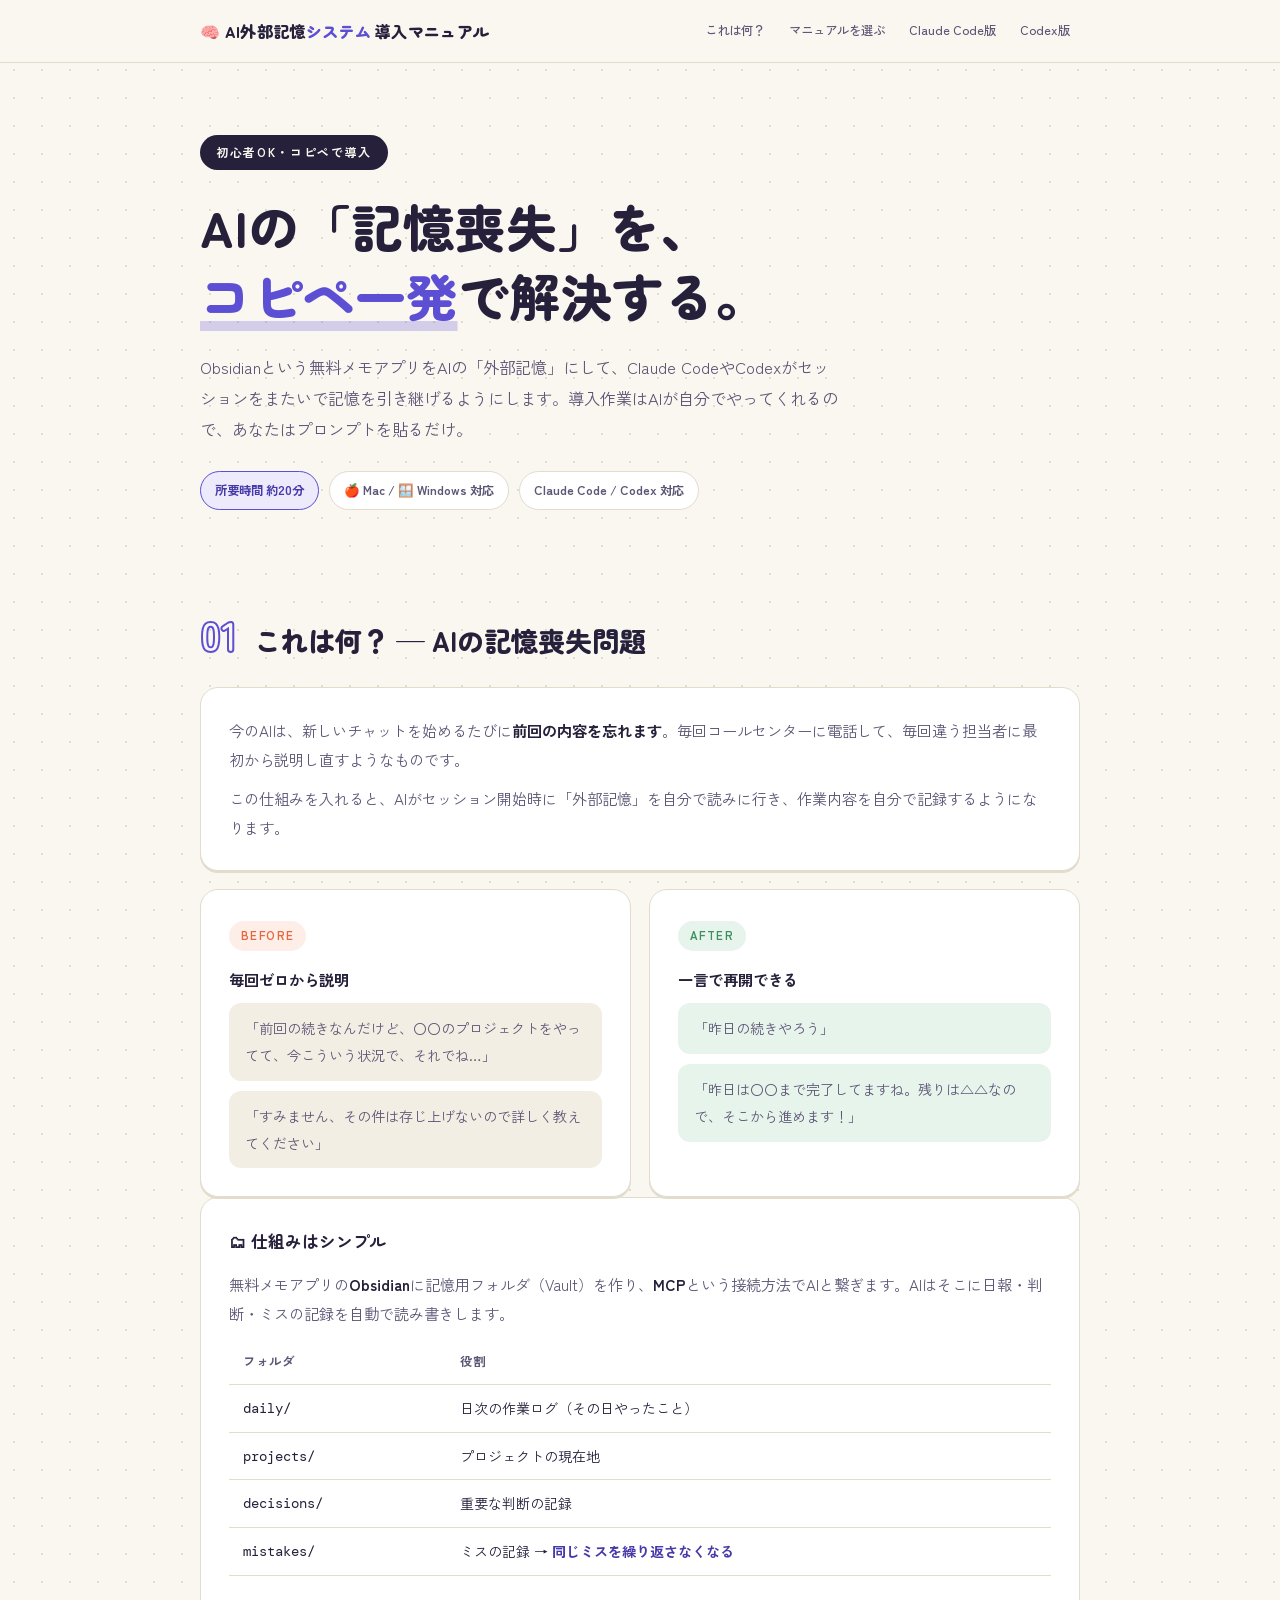
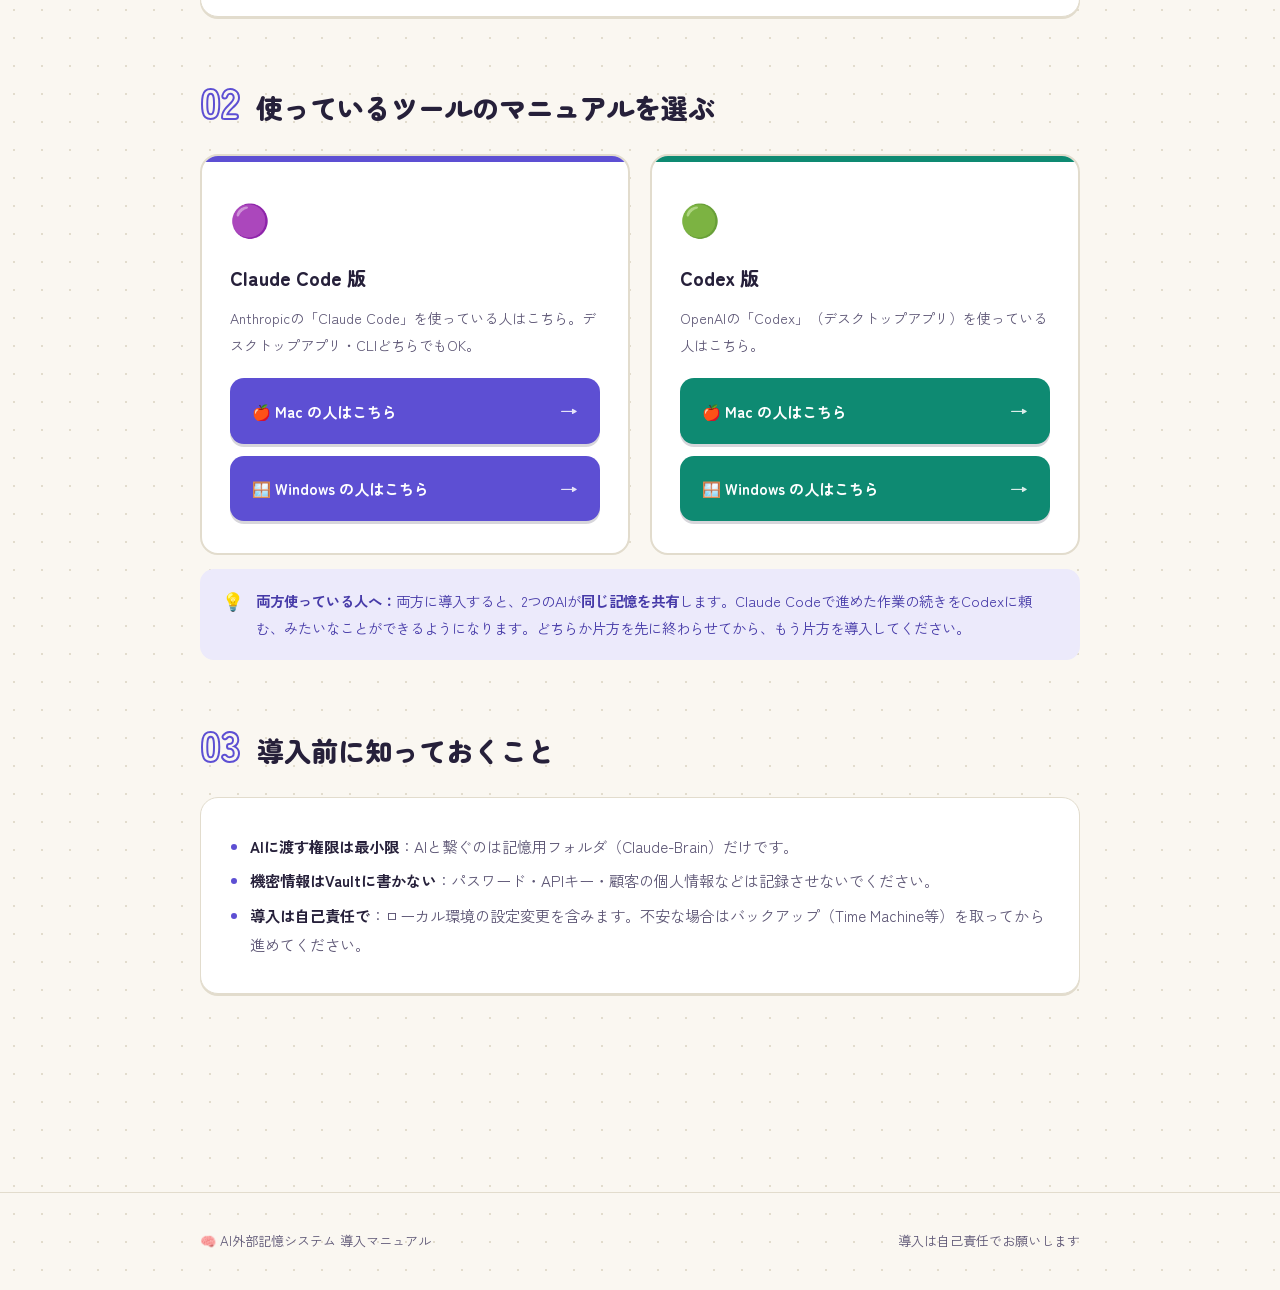
<file: index.html>
<!DOCTYPE html>
<html lang="ja">
<head>
<meta charset="UTF-8">
<meta name="viewport" content="width=device-width, initial-scale=1.0">
<title>AI外部記憶システム 導入マニュアル｜Obsidian × Claude Code / Codex</title>
<meta name="description" content="AIの記憶喪失問題を解決する外部記憶システムを、コピペ一発で導入するマニュアル。Obsidian × Claude Code / Codex対応。">
<link rel="preconnect" href="https://fonts.googleapis.com">
<link rel="preconnect" href="https://fonts.gstatic.com" crossorigin>
<link href="https://fonts.googleapis.com/css2?family=Zen+Maru+Gothic:wght@500;700;900&family=Zen+Kaku+Gothic+New:wght@400;500;700&family=DM+Mono:wght@400;500&display=swap" rel="stylesheet">
<link rel="stylesheet" href="style.css">
</head>
<body>

<div class="topbar">
  <div class="topbar-in">
    <a class="logo" href="./">🧠 AI外部記憶<span class="brain">システム</span> 導入マニュアル</a>
    <nav class="topnav">
      <a href="#what">これは何？</a>
      <a href="#choose">マニュアルを選ぶ</a>
      <a href="claude-code.html">Claude Code版</a>
      <a href="codex.html">Codex版</a>
    </nav>
  </div>
</div>

<header class="hero">
  <div class="hero-badge">初心者OK・コピペで導入</div>
  <h1>AIの「記憶喪失」を、<br><span class="hl">コピペ一発</span>で解決する。</h1>
  <p class="lead">Obsidianという無料メモアプリをAIの「外部記憶」にして、Claude CodeやCodexがセッションをまたいで記憶を引き継げるようにします。導入作業はAIが自分でやってくれるので、あなたはプロンプトを貼るだけ。</p>
  <div class="meta">
    <span class="chip accent">所要時間 約20分</span>
    <span class="chip">🍎 Mac / 🪟 Windows 対応</span>
    <span class="chip">Claude Code / Codex 対応</span>
  </div>
</header>

<main>

<!-- what -->
<section id="what">
  <div class="sec-head"><div class="step-num">01</div><h2>これは何？ — AIの記憶喪失問題</h2></div>
  <div class="card">
    <p>今のAIは、新しいチャットを始めるたびに<strong>前回の内容を忘れます</strong>。毎回コールセンターに電話して、毎回違う担当者に最初から説明し直すようなものです。</p>
    <p>この仕組みを入れると、AIがセッション開始時に「外部記憶」を自分で読みに行き、作業内容を自分で記録するようになります。</p>
  </div>
  <div class="ba">
    <div class="card before">
      <span class="tag">BEFORE</span>
      <p><strong>毎回ゼロから説明</strong></p>
      <div class="bubble">「前回の続きなんだけど、〇〇のプロジェクトをやってて、今こういう状況で、それでね…」</div>
      <div class="bubble">「すみません、その件は存じ上げないので詳しく教えてください」</div>
    </div>
    <div class="card after">
      <span class="tag">AFTER</span>
      <p><strong>一言で再開できる</strong></p>
      <div class="bubble">「昨日の続きやろう」</div>
      <div class="bubble">「昨日は〇〇まで完了してますね。残りは△△なので、そこから進めます！」</div>
    </div>
  </div>
  <div class="card">
    <h3>🗂 仕組みはシンプル</h3>
    <p>無料メモアプリの<strong>Obsidian</strong>に記憶用フォルダ（Vault）を作り、<strong>MCP</strong>という接続方法でAIと繋ぎます。AIはそこに日報・判断・ミスの記録を自動で読み書きします。</p>
    <table>
      <tr><th>フォルダ</th><th>役割</th></tr>
      <tr><td class="mono">daily/</td><td>日次の作業ログ（その日やったこと）</td></tr>
      <tr><td class="mono">projects/</td><td>プロジェクトの現在地</td></tr>
      <tr><td class="mono">decisions/</td><td>重要な判断の記録</td></tr>
      <tr><td class="mono">mistakes/</td><td>ミスの記録 → <b>同じミスを繰り返さなくなる</b></td></tr>
    </table>
  </div>
</section>

<!-- choose -->
<section id="choose">
  <div class="sec-head"><div class="step-num">02</div><h2>使っているツールのマニュアルを選ぶ</h2></div>
  <div class="tool-grid">
    <div class="tool-card cc">
      <div class="t-stripe"></div>
      <div class="t-ico">🟣</div>
      <h3>Claude Code 版</h3>
      <p>Anthropicの「Claude Code」を使っている人はこちら。デスクトップアプリ・CLIどちらでもOK。</p>
      <div class="t-os">
        <a href="claude-code.html">🍎 Mac の人はこちら</a>
        <a href="claude-code-windows.html">🪟 Windows の人はこちら</a>
      </div>
    </div>
    <div class="tool-card cx">
      <div class="t-stripe"></div>
      <div class="t-ico">🟢</div>
      <h3>Codex 版</h3>
      <p>OpenAIの「Codex」（デスクトップアプリ）を使っている人はこちら。</p>
      <div class="t-os">
        <a href="codex.html">🍎 Mac の人はこちら</a>
        <a href="codex-windows.html">🪟 Windows の人はこちら</a>
      </div>
    </div>
  </div>
  <div class="note tip"><span class="ico">💡</span><span><strong>両方使っている人へ：</strong>両方に導入すると、2つのAIが<strong>同じ記憶を共有</strong>します。Claude Codeで進めた作業の続きをCodexに頼む、みたいなことができるようになります。どちらか片方を先に終わらせてから、もう片方を導入してください。</span></div>
</section>

<!-- security (shared, brief) -->
<section id="security">
  <div class="sec-head"><div class="step-num">03</div><h2>導入前に知っておくこと</h2></div>
  <div class="card">
    <ul>
      <li><strong>AIに渡す権限は最小限</strong>：AIと繋ぐのは記憶用フォルダ（Claude-Brain）だけです。</li>
      <li><strong>機密情報はVaultに書かない</strong>：パスワード・APIキー・顧客の個人情報などは記録させないでください。</li>
      <li><strong>導入は自己責任で</strong>：ローカル環境の設定変更を含みます。不安な場合はバックアップ（Time Machine等）を取ってから進めてください。</li>
    </ul>
  </div>
</section>

</main>

<footer>
  <div class="footer-in">
    <span>🧠 AI外部記憶システム 導入マニュアル</span>
    <span>導入は自己責任でお願いします</span>
  </div>
</footer>

</body>
</html>
</file>
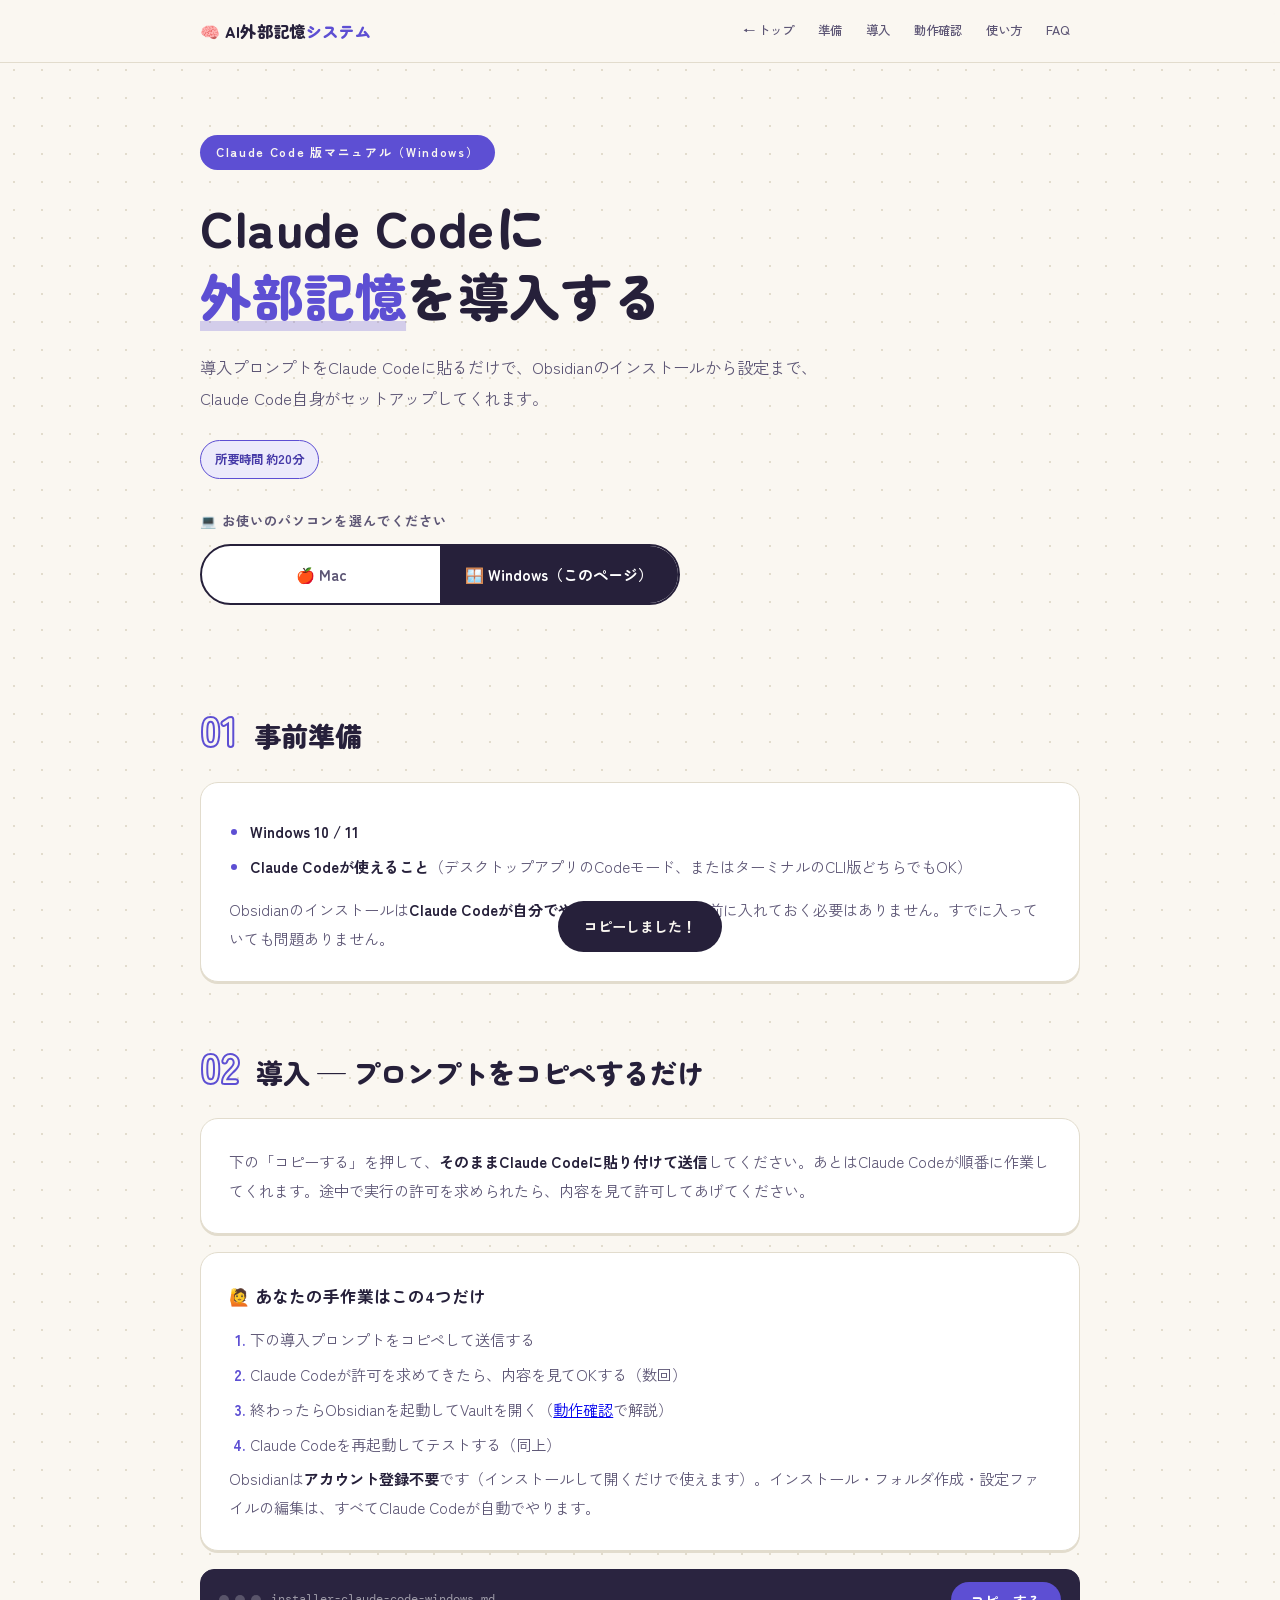
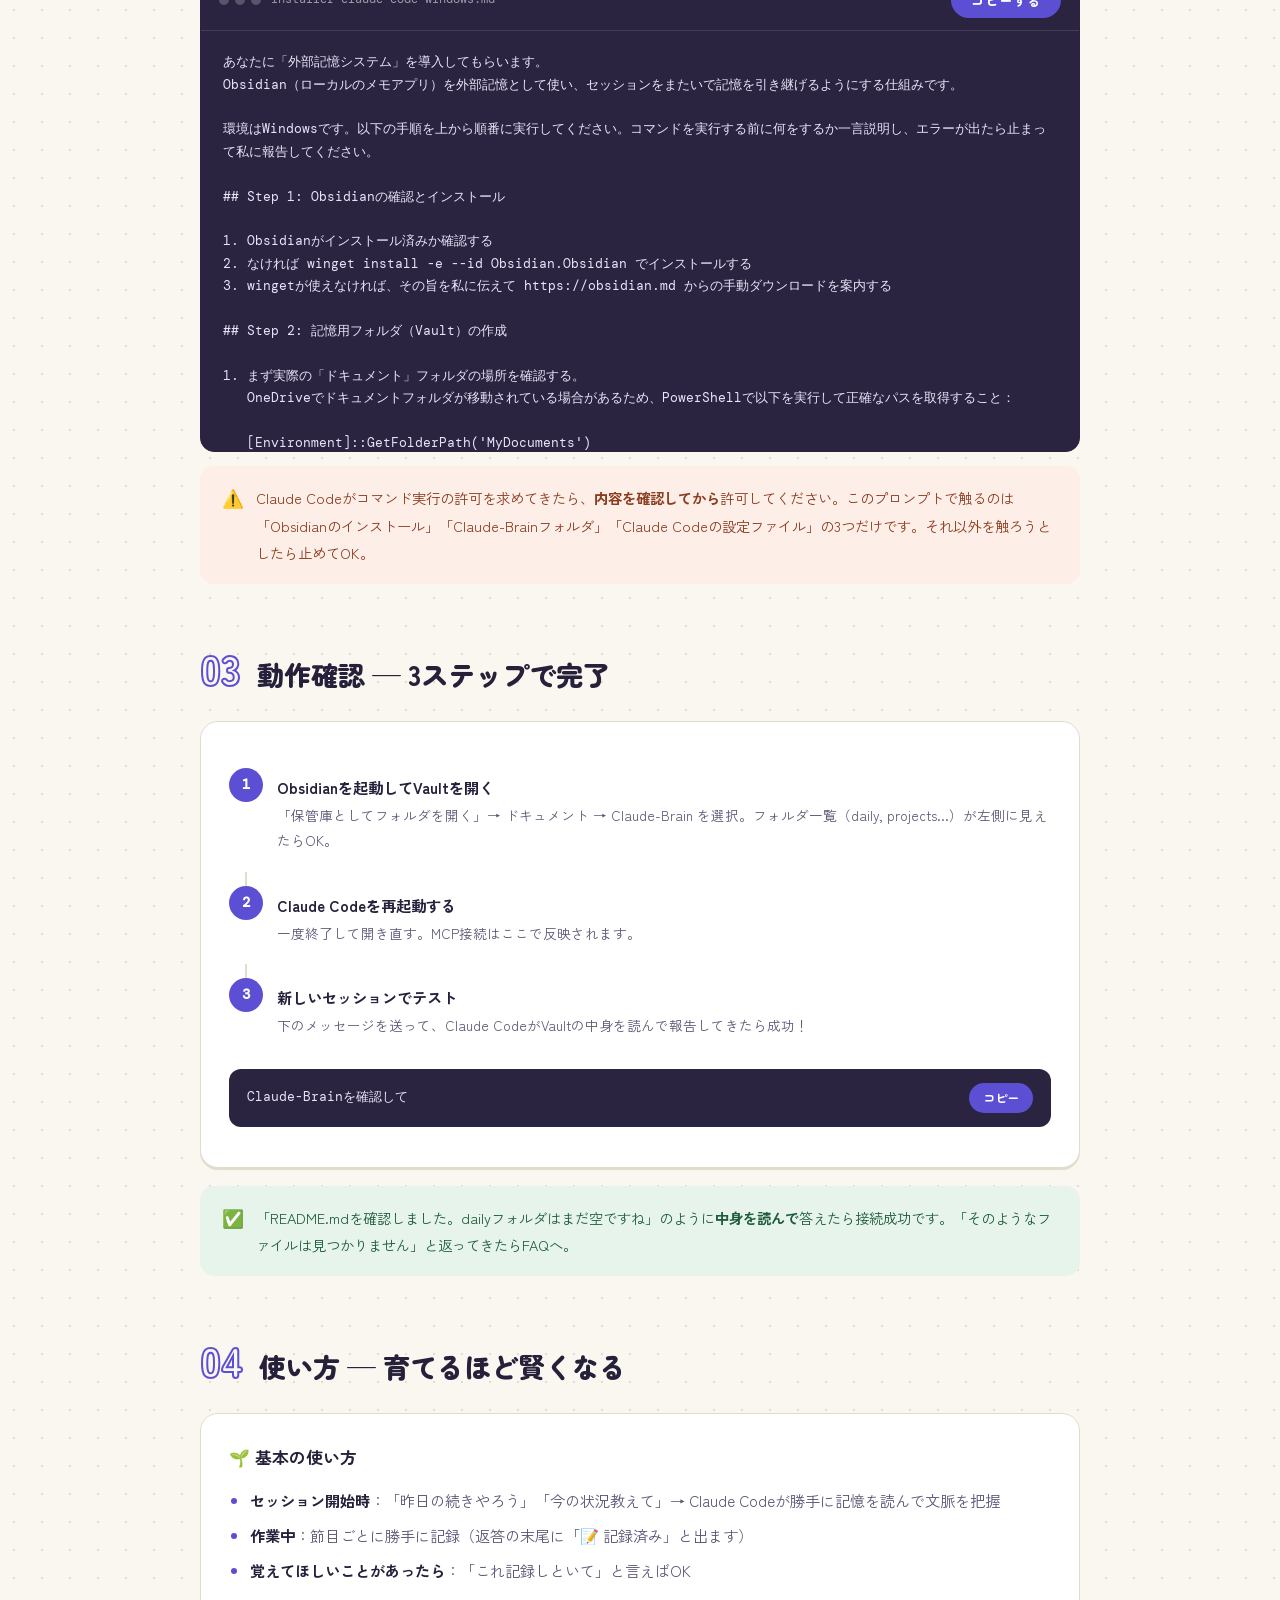
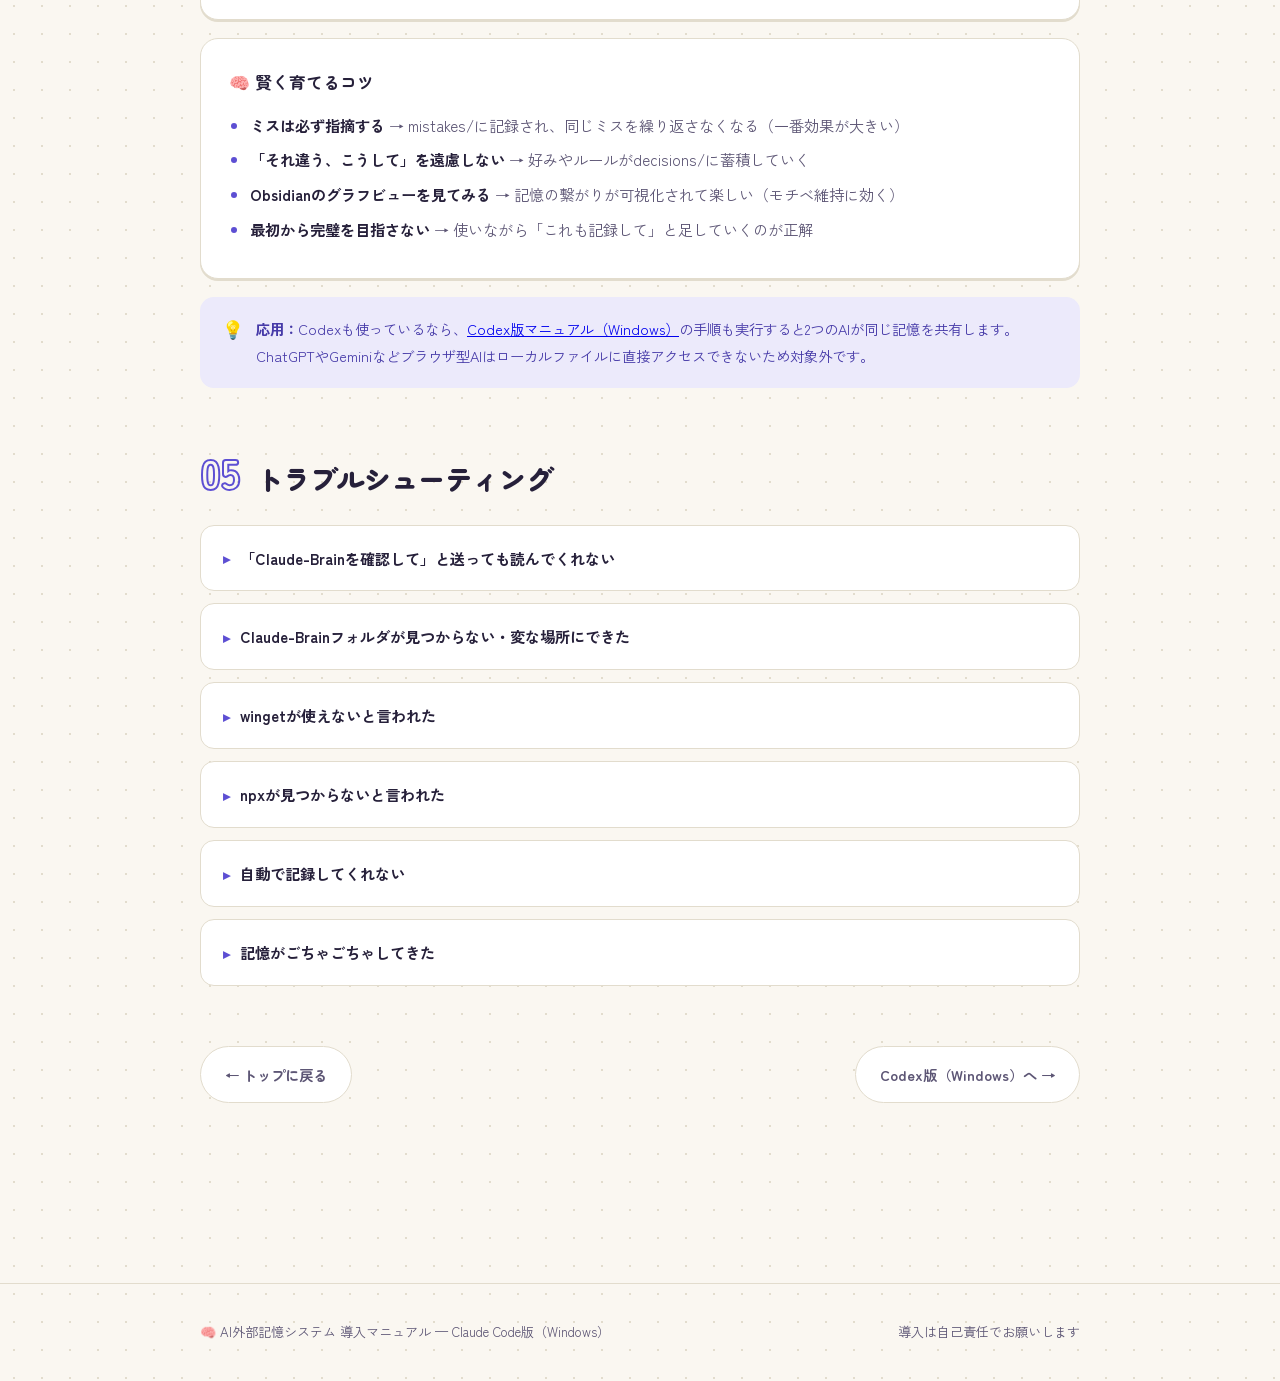
<file: claude-code-windows.html>
<!DOCTYPE html>
<html lang="ja">
<head>
<meta charset="UTF-8">
<meta name="viewport" content="width=device-width, initial-scale=1.0">
<title>Claude Code版（Windows）｜AI外部記憶システム 導入マニュアル</title>
<meta name="description" content="WindowsのClaude CodeにObsidian外部記憶システムを導入する手順。コピペ一発、AIが自分でセットアップします。">
<link rel="preconnect" href="https://fonts.googleapis.com">
<link rel="preconnect" href="https://fonts.gstatic.com" crossorigin>
<link href="https://fonts.googleapis.com/css2?family=Zen+Maru+Gothic:wght@500;700;900&family=Zen+Kaku+Gothic+New:wght@400;500;700&family=DM+Mono:wght@400;500&display=swap" rel="stylesheet">
<link rel="stylesheet" href="style.css">
</head>
<body>

<div class="topbar">
  <div class="topbar-in">
    <a class="logo" href="./">🧠 AI外部記憶<span class="brain">システム</span></a>
    <nav class="topnav">
      <a href="./">← トップ</a>
      <a href="#prep">準備</a>
      <a href="#install">導入</a>
      <a href="#check">動作確認</a>
      <a href="#usage">使い方</a>
      <a href="#faq">FAQ</a>
    </nav>
  </div>
</div>

<header class="hero">
  <div class="hero-badge accent">Claude Code 版マニュアル（Windows）</div>
  <h1>Claude Codeに<br><span class="hl">外部記憶</span>を導入する</h1>
  <p class="lead">導入プロンプトをClaude Codeに貼るだけで、Obsidianのインストールから設定まで、Claude Code自身がセットアップしてくれます。</p>
  <div class="meta">
    <span class="chip accent">所要時間 約20分</span>
  </div>
  <div class="os-toggle-label">💻 お使いのパソコンを選んでください</div>
  <div class="os-toggle">
    <a href="claude-code.html">🍎 Mac</a>
    <a class="active" href="claude-code-windows.html">🪟 Windows（このページ）</a>
  </div>
</header>

<main>

<!-- 1 -->
<section id="prep">
  <div class="sec-head"><div class="step-num">01</div><h2>事前準備</h2></div>
  <div class="card">
    <ul>
      <li><strong>Windows 10 / 11</strong></li>
      <li><strong>Claude Codeが使えること</strong>（デスクトップアプリのCodeモード、またはターミナルのCLI版どちらでもOK）</li>
    </ul>
    <p style="margin-top:14px">Obsidianのインストールは<strong>Claude Codeが自分でやってくれる</strong>ので、事前に入れておく必要はありません。すでに入っていても問題ありません。</p>
  </div>
</section>

<!-- 2 -->
<section id="install">
  <div class="sec-head"><div class="step-num">02</div><h2>導入 — プロンプトをコピペするだけ</h2></div>
  <div class="card">
    <p>下の「コピーする」を押して、<strong>そのままClaude Codeに貼り付けて送信</strong>してください。あとはClaude Codeが順番に作業してくれます。途中で実行の許可を求められたら、内容を見て許可してあげてください。</p>
  </div>
  <div class="card">
    <h3>🙋 あなたの手作業はこの4つだけ</h3>
    <ol>
      <li>下の導入プロンプトをコピペして送信する</li>
      <li>Claude Codeが許可を求めてきたら、内容を見てOKする（数回）</li>
      <li>終わったらObsidianを起動してVaultを開く（<a href="#check">動作確認</a>で解説）</li>
      <li>Claude Codeを再起動してテストする（同上）</li>
    </ol>
    <p>Obsidianは<strong>アカウント登録不要</strong>です（インストールして開くだけで使えます）。インストール・フォルダ作成・設定ファイルの編集は、すべてClaude Codeが自動でやります。</p>
  </div>

  <div class="prompt-box">
    <div class="prompt-head">
      <div class="dots"><i></i><i></i><i></i></div>
      <span class="fname">installer-claude-code-windows.md</span>
      <button class="copy-btn" data-copy="prompt-claude-win">コピーする</button>
    </div>
    <div class="prompt-scroll"><pre id="prompt-claude-win">あなたに「外部記憶システム」を導入してもらいます。
Obsidian（ローカルのメモアプリ）を外部記憶として使い、セッションをまたいで記憶を引き継げるようにする仕組みです。

環境はWindowsです。以下の手順を上から順番に実行してください。コマンドを実行する前に何をするか一言説明し、エラーが出たら止まって私に報告してください。

## Step 1: Obsidianの確認とインストール

1. Obsidianがインストール済みか確認する
2. なければ winget install -e --id Obsidian.Obsidian でインストールする
3. wingetが使えなければ、その旨を私に伝えて https://obsidian.md からの手動ダウンロードを案内する

## Step 2: 記憶用フォルダ（Vault）の作成

1. まず実際の「ドキュメント」フォルダの場所を確認する。
   OneDriveでドキュメントフォルダが移動されている場合があるため、PowerShellで以下を実行して正確なパスを取得すること：

   [Environment]::GetFolderPath('MyDocuments')

2. 取得したドキュメントフォルダの直下に、以下のフォルダを作成する：

Claude-Brain/
├── daily/      （日次の作業ログ）
├── todos/      （todoリスト）
├── ideas/      （アイデア・構想）
├── projects/   （プロジェクトの現在地）
├── decisions/  （判断・ルールの記録）
├── mistakes/   （ミス記録）
└── sessions/   （セッション記録）

3. Claude-Brain/README.md を作成し、以下の内容を書き込む：

- このVaultはAIの外部記憶として機能すること
- 各フォルダの役割（上記の通り）
- 更新ルール：
  - セッション開始時：README + daily最新3件 + projectsを読む
  - 記録タイミング：タスク完了・情報更新・テーマ切替・節目ごとに許可不要で即記録
  - daily/への書き込みは追記（上書きしない）
  - ミスが発生したらmistakes/に即座に記録
  - 重要な判断をしたらdecisions/に記録

## Step 3: MCPサーバーの接続

1. 以下のコマンドを実行する。「ドキュメントパス」はStep 2で取得した実際のパスに置き換えること：

claude mcp add --scope user obsidian-brain -- cmd /c npx -y @modelcontextprotocol/server-filesystem "ドキュメントパス\Claude-Brain"

※ Windowsではnpxを直接指定するとMCPサーバーの起動に失敗することがあるため、必ず cmd /c を挟むこと。

2. claude mcp list を実行して obsidian-brain: ✓ Connected が出ることを確認する

## Step 4: CLAUDE.mdにルールを追記

%USERPROFILE%\.claude\CLAUDE.md （なければ作成）に、以下のセクションを追記する。「ドキュメントパス」は実際のパスに置き換えること：

## 外部記憶（Obsidian）ルール ⭐ 最重要

### Vault場所
ドキュメントパス\Claude-Brain\

### セッション開始時（必須）
新しいセッションが始まったら、必ず最初に以下を読む：
1. Claude-Brain\README.md
2. Claude-Brain\daily\ の最新3件
3. Claude-Brain\projects\ の関連ファイル

### 自動記録ルール（許可不要・常時）
以下のタイミングで、ユーザーに確認せず即座にClaude-Brainに書き込む：

| タイミング | 書き込み先 |
|---|---|
| 新しい情報・決定・方針が出た | daily/YYYY-MM-DD.md に追記 |
| タスクが完了した | daily/YYYY-MM-DD.md に追記 |
| 会話の節目（テーマが変わる時） | daily/YYYY-MM-DD.md に追記 |
| ミスを指摘された | mistakes/YYYY-MM-DD-[内容].md |
| 重要な判断をした | decisions/YYYY-MM-DD-[内容].md |
| セッション終了時 | daily/YYYY-MM-DD.md に総まとめ |

- 許可を取らない。書いたら返答の末尾に（📝 記録済み）と添えるだけでOK
- daily/への書き込みは上書きでなく追記
- 書きすぎを恐れない。抜け漏れより過剰記録の方がよい

## Step 5: 完了報告

すべて終わったら、以下を私に報告してください：

1. 実行した内容のまとめ（Claude-Brainの実際のパスも明記）
2. 私が手動でやること：
   - Obsidianを起動 →「保管庫としてフォルダを開く」→ ドキュメント内の Claude-Brain を選択
   - Claude Codeを再起動（MCP反映のため）
3. 再起動後のテスト方法：新しいセッションで「Claude-Brainを確認して」と送る</pre></div>
  </div>

  <div class="note warn"><span class="ico">⚠️</span><span>Claude Codeがコマンド実行の許可を求めてきたら、<strong>内容を確認してから</strong>許可してください。このプロンプトで触るのは「Obsidianのインストール」「Claude-Brainフォルダ」「Claude Codeの設定ファイル」の3つだけです。それ以外を触ろうとしたら止めてOK。</span></div>
</section>

<!-- 3 -->
<section id="check">
  <div class="sec-head"><div class="step-num">03</div><h2>動作確認 — 3ステップで完了</h2></div>
  <div class="card">
    <div class="flow">
      <div class="flow-item">
        <div class="flow-dot">1</div>
        <div class="flow-body"><b>Obsidianを起動してVaultを開く</b><span>「保管庫としてフォルダを開く」→ ドキュメント → Claude-Brain を選択。フォルダ一覧（daily, projects…）が左側に見えたらOK。</span></div>
      </div>
      <div class="flow-line"></div>
      <div class="flow-item">
        <div class="flow-dot">2</div>
        <div class="flow-body"><b>Claude Codeを再起動する</b><span>一度終了して開き直す。MCP接続はここで反映されます。</span></div>
      </div>
      <div class="flow-line"></div>
      <div class="flow-item">
        <div class="flow-dot">3</div>
        <div class="flow-body"><b>新しいセッションでテスト</b><span>下のメッセージを送って、Claude CodeがVaultの中身を読んで報告してきたら成功！</span></div>
      </div>
    </div>
    <div class="inline-cmd">
      <code>Claude-Brainを確認して</code>
      <button class="copy-btn" data-copy-text="Claude-Brainを確認して">コピー</button>
    </div>
  </div>
  <div class="note ok"><span class="ico">✅</span><span>「README.mdを確認しました。dailyフォルダはまだ空ですね」のように<strong>中身を読んで</strong>答えたら接続成功です。「そのようなファイルは見つかりません」と返ってきたらFAQへ。</span></div>
</section>

<!-- 4 -->
<section id="usage">
  <div class="sec-head"><div class="step-num">04</div><h2>使い方 — 育てるほど賢くなる</h2></div>
  <div class="card">
    <h3>🌱 基本の使い方</h3>
    <ul>
      <li><strong>セッション開始時</strong>：「昨日の続きやろう」「今の状況教えて」→ Claude Codeが勝手に記憶を読んで文脈を把握</li>
      <li><strong>作業中</strong>：節目ごとに勝手に記録（返答の末尾に「📝 記録済み」と出ます）</li>
      <li><strong>覚えてほしいことがあったら</strong>：「これ記録しといて」と言えばOK</li>
    </ul>
  </div>
  <div class="card">
    <h3>🧠 賢く育てるコツ</h3>
    <ul>
      <li><strong>ミスは必ず指摘する</strong> → mistakes/に記録され、同じミスを繰り返さなくなる（一番効果が大きい）</li>
      <li><strong>「それ違う、こうして」を遠慮しない</strong> → 好みやルールがdecisions/に蓄積していく</li>
      <li><strong>Obsidianのグラフビューを見てみる</strong> → 記憶の繋がりが可視化されて楽しい（モチベ維持に効く）</li>
      <li><strong>最初から完璧を目指さない</strong> → 使いながら「これも記録して」と足していくのが正解</li>
    </ul>
  </div>
  <div class="note tip"><span class="ico">💡</span><span><strong>応用：</strong>Codexも使っているなら、<a href="codex-windows.html">Codex版マニュアル（Windows）</a>の手順も実行すると2つのAIが同じ記憶を共有します。ChatGPTやGeminiなどブラウザ型AIはローカルファイルに直接アクセスできないため対象外です。</span></div>
</section>

<!-- 5 -->
<section id="faq">
  <div class="sec-head"><div class="step-num">05</div><h2>トラブルシューティング</h2></div>

  <details>
    <summary>「Claude-Brainを確認して」と送っても読んでくれない</summary>
    <div class="d-body">
      <p>① Claude Codeを再起動したか確認（MCPは再起動後に反映されます）。<br>
      ② ターミナルで <code>claude mcp list</code> を実行して <code>obsidian-brain: ✓ Connected</code> が出るか確認。出ない場合は導入プロンプトのStep 3をもう一度実行してもらってください。<br>
      ③ Windowsでは <code>cmd /c</code> を挟まないとMCPサーバーが起動しないことがあります。「claude mcp listの結果を確認して、obsidian-brainの設定にcmd /cが入っているか調べて」とClaude Codeに聞いてみてください。</p>
    </div>
  </details>

  <details>
    <summary>Claude-Brainフォルダが見つからない・変な場所にできた</summary>
    <div class="d-body">
      <p>OneDriveを使っていると「ドキュメント」フォルダが <code>C:\Users\名前\OneDrive\ドキュメント</code> に移動されていることがあります。「PowerShellで [Environment]::GetFolderPath('MyDocuments') を実行して、Claude-Brainがそこにあるか確認して」とClaude Codeに頼んでください。MCPの設定パスと実際の場所がズレていると接続できません。</p>
    </div>
  </details>

  <details>
    <summary>wingetが使えないと言われた</summary>
    <div class="d-body">
      <p><a href="https://obsidian.md" target="_blank" rel="noopener">obsidian.md</a> から手動でダウンロードしてインストールすればOKです。それ以外の手順は変わりません。「Obsidianは手動で入れたから、Step 2から続けて」と伝えてください。</p>
    </div>
  </details>

  <details>
    <summary>npxが見つからないと言われた</summary>
    <div class="d-body">
      <p>Node.jsが入っていない可能性があります。<a href="https://nodejs.org/ja" target="_blank" rel="noopener">nodejs.org</a> からLTS版をインストールしてから、Step 3をやり直してください。「Node.jsを入れたから、Step 3からやり直して」と伝えればOKです。</p>
    </div>
  </details>

  <details>
    <summary>自動で記録してくれない</summary>
    <div class="d-body">
      <p>ルールを読み込めていない可能性があります。「CLAUDE.mdの外部記憶ルールを確認して」と送ってみてください。それでも記録しない場合は「今の内容をClaude-Brainのdailyに記録して」と都度言えば確実に記録されます。使ううちに自動化の精度は上がっていきます。</p>
    </div>
  </details>

  <details>
    <summary>記憶がごちゃごちゃしてきた</summary>
    <div class="d-body">
      <p>順調に育っている証拠です。「Claude-Brainの中身を整理して。古いdailyの要点をprojectsにまとめて」と頼めば、AI自身に大掃除させることができます。月1回くらいがおすすめ。</p>
    </div>
  </details>

  <div class="pager">
    <a href="./">← トップに戻る</a>
    <a href="codex-windows.html">Codex版（Windows）へ →</a>
  </div>
</section>

</main>

<footer>
  <div class="footer-in">
    <span>🧠 AI外部記憶システム 導入マニュアル — Claude Code版（Windows）</span>
    <span>導入は自己責任でお願いします</span>
  </div>
</footer>

<div id="toast">コピーしました！</div>

<script>
function showToast(){
  const t=document.getElementById('toast');
  t.classList.add('show');
  setTimeout(()=>t.classList.remove('show'),1800);
}
document.querySelectorAll('.copy-btn').forEach(btn=>{
  btn.addEventListener('click',async()=>{
    const text = btn.dataset.copyText || document.getElementById(btn.dataset.copy).textContent;
    try{
      await navigator.clipboard.writeText(text);
      const orig=btn.textContent;
      btn.textContent='✓ コピー済み';btn.classList.add('done');
      showToast();
      setTimeout(()=>{btn.textContent=orig;btn.classList.remove('done')},2000);
    }catch(e){
      const ta=document.createElement('textarea');
      ta.value=text;document.body.appendChild(ta);ta.select();
      document.execCommand('copy');document.body.removeChild(ta);
      showToast();
    }
  });
});
</script>
</body>
</html>
</file>
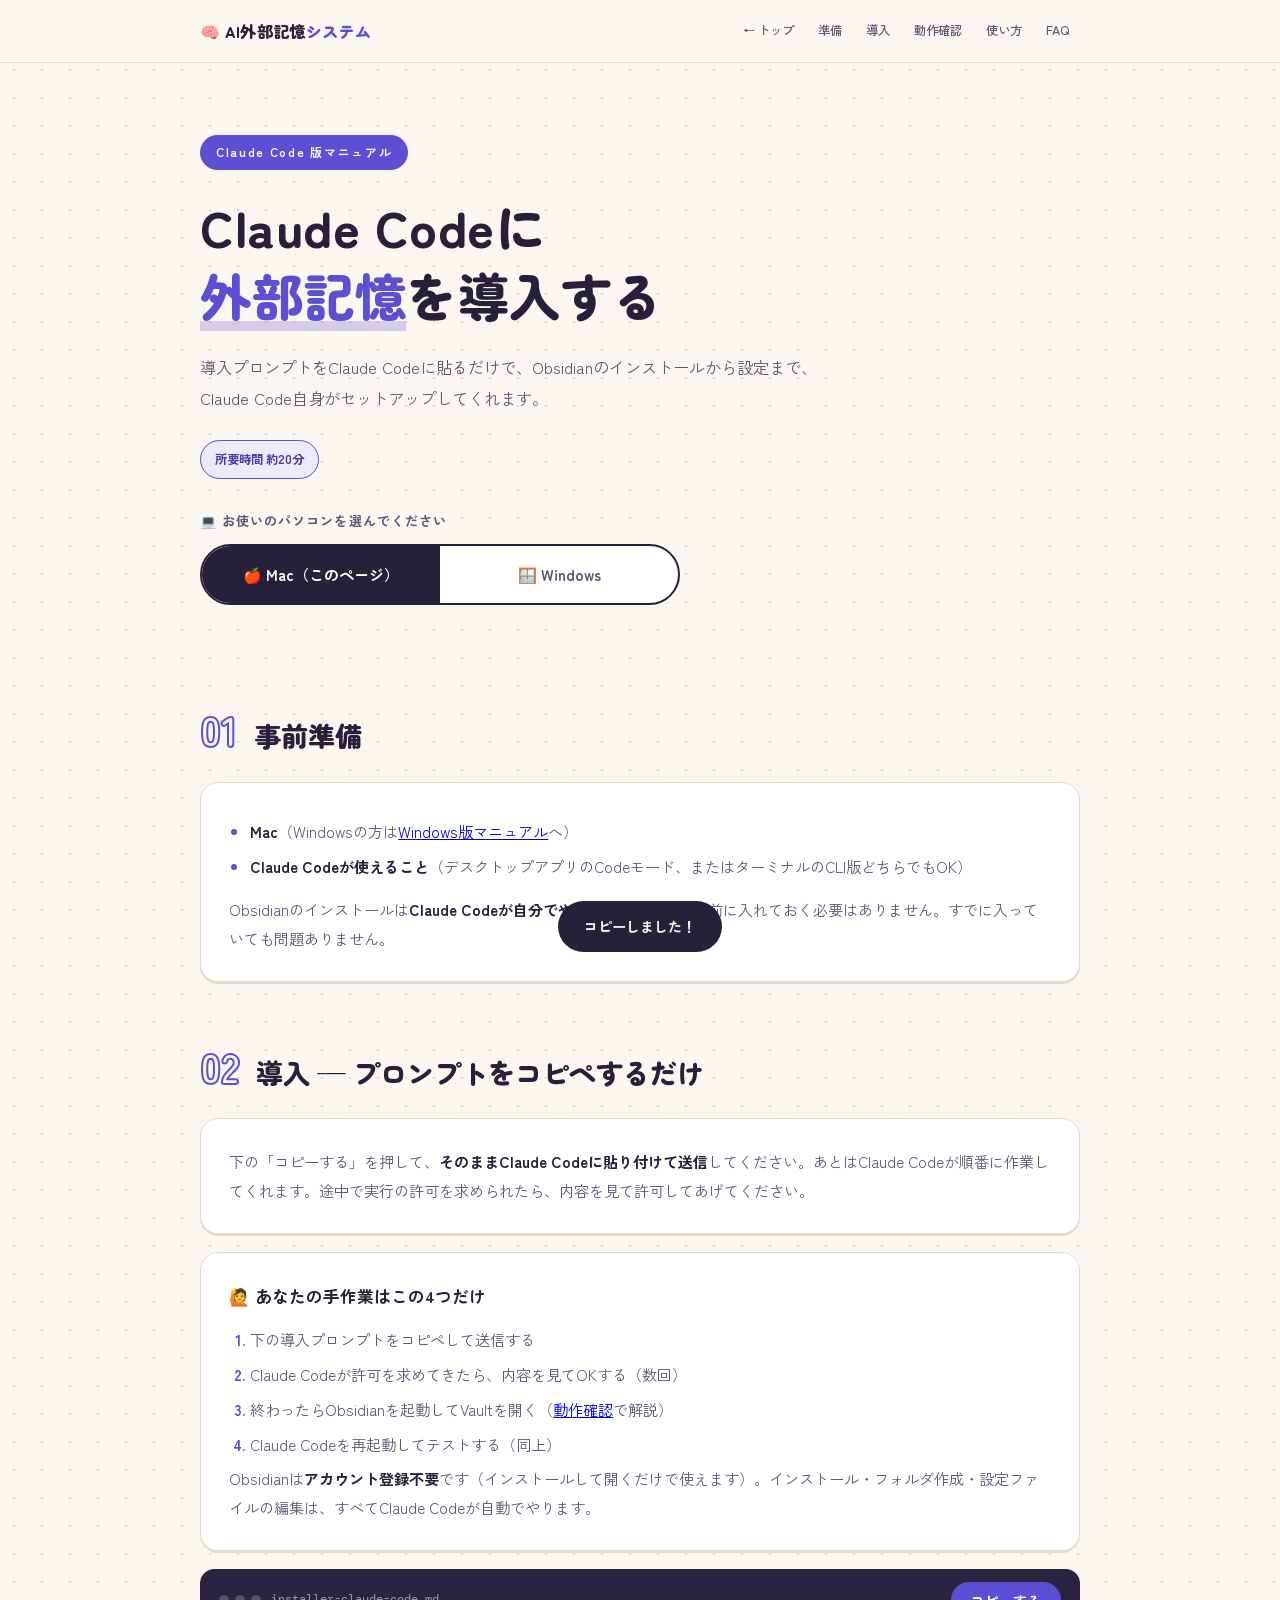
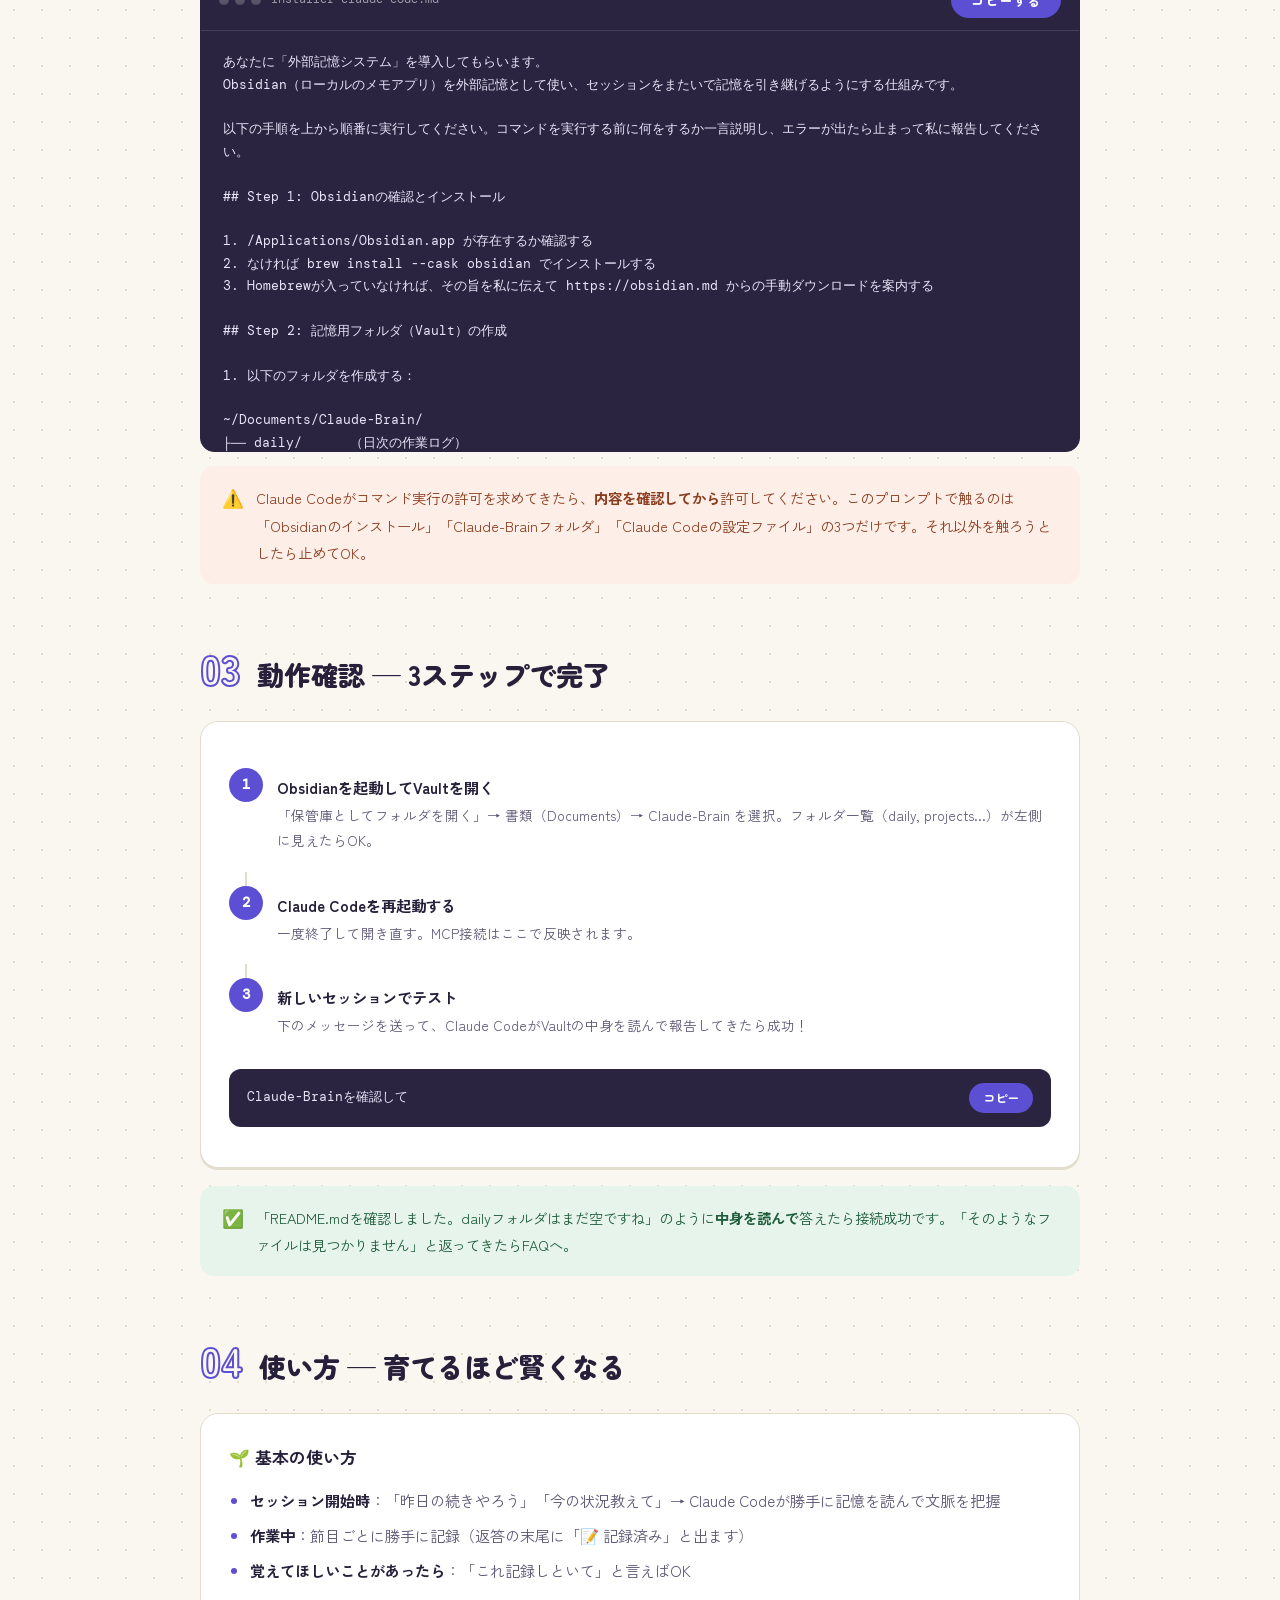
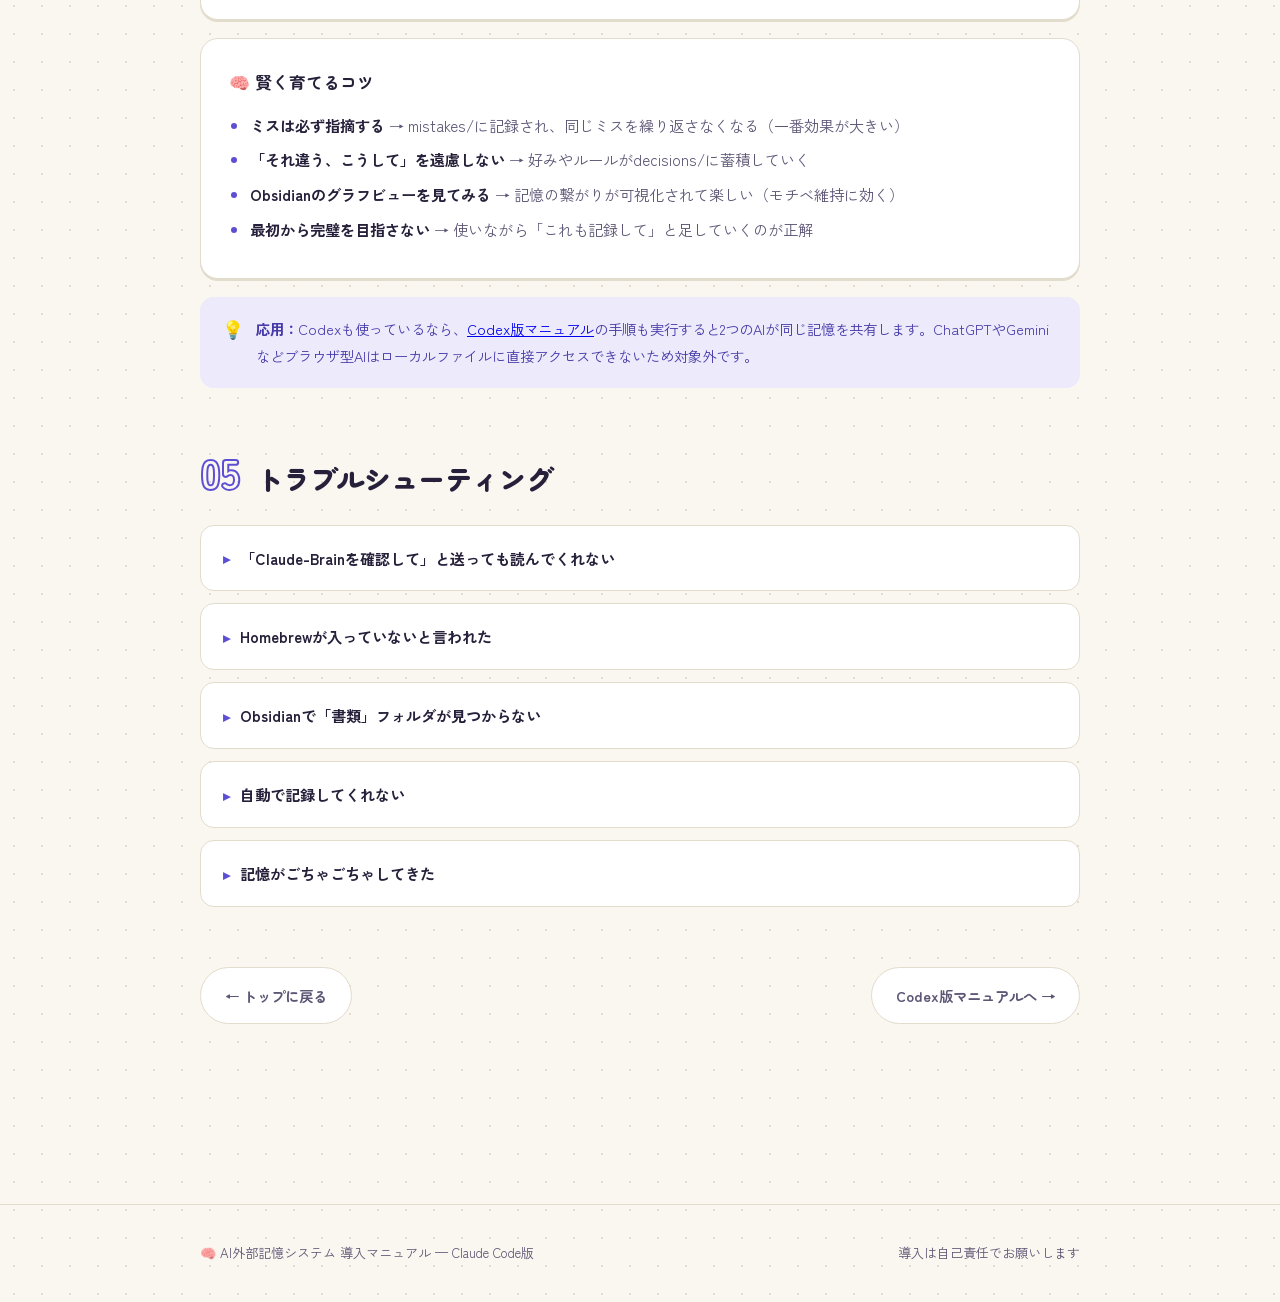
<file: claude-code.html>
<!DOCTYPE html>
<html lang="ja">
<head>
<meta charset="UTF-8">
<meta name="viewport" content="width=device-width, initial-scale=1.0">
<title>Claude Code版｜AI外部記憶システム 導入マニュアル</title>
<meta name="description" content="Claude CodeにObsidian外部記憶システムを導入する手順。コピペ一発、AIが自分でセットアップします。">
<link rel="preconnect" href="https://fonts.googleapis.com">
<link rel="preconnect" href="https://fonts.gstatic.com" crossorigin>
<link href="https://fonts.googleapis.com/css2?family=Zen+Maru+Gothic:wght@500;700;900&family=Zen+Kaku+Gothic+New:wght@400;500;700&family=DM+Mono:wght@400;500&display=swap" rel="stylesheet">
<link rel="stylesheet" href="style.css">
</head>
<body>

<div class="topbar">
  <div class="topbar-in">
    <a class="logo" href="./">🧠 AI外部記憶<span class="brain">システム</span></a>
    <nav class="topnav">
      <a href="./">← トップ</a>
      <a href="#prep">準備</a>
      <a href="#install">導入</a>
      <a href="#check">動作確認</a>
      <a href="#usage">使い方</a>
      <a href="#faq">FAQ</a>
    </nav>
  </div>
</div>

<header class="hero">
  <div class="hero-badge accent">Claude Code 版マニュアル</div>
  <h1>Claude Codeに<br><span class="hl">外部記憶</span>を導入する</h1>
  <p class="lead">導入プロンプトをClaude Codeに貼るだけで、Obsidianのインストールから設定まで、Claude Code自身がセットアップしてくれます。</p>
  <div class="meta">
    <span class="chip accent">所要時間 約20分</span>
  </div>
  <div class="os-toggle-label">💻 お使いのパソコンを選んでください</div>
  <div class="os-toggle">
    <a class="active" href="claude-code.html">🍎 Mac（このページ）</a>
    <a href="claude-code-windows.html">🪟 Windows</a>
  </div>
</header>

<main>

<!-- 1 -->
<section id="prep">
  <div class="sec-head"><div class="step-num">01</div><h2>事前準備</h2></div>
  <div class="card">
    <ul>
      <li><strong>Mac</strong>（Windowsの方は<a href="claude-code-windows.html">Windows版マニュアル</a>へ）</li>
      <li><strong>Claude Codeが使えること</strong>（デスクトップアプリのCodeモード、またはターミナルのCLI版どちらでもOK）</li>
    </ul>
    <p style="margin-top:14px">Obsidianのインストールは<strong>Claude Codeが自分でやってくれる</strong>ので、事前に入れておく必要はありません。すでに入っていても問題ありません。</p>
  </div>
</section>

<!-- 2 -->
<section id="install">
  <div class="sec-head"><div class="step-num">02</div><h2>導入 — プロンプトをコピペするだけ</h2></div>
  <div class="card">
    <p>下の「コピーする」を押して、<strong>そのままClaude Codeに貼り付けて送信</strong>してください。あとはClaude Codeが順番に作業してくれます。途中で実行の許可を求められたら、内容を見て許可してあげてください。</p>
  </div>
  <div class="card">
    <h3>🙋 あなたの手作業はこの4つだけ</h3>
    <ol>
      <li>下の導入プロンプトをコピペして送信する</li>
      <li>Claude Codeが許可を求めてきたら、内容を見てOKする（数回）</li>
      <li>終わったらObsidianを起動してVaultを開く（<a href="#check">動作確認</a>で解説）</li>
      <li>Claude Codeを再起動してテストする（同上）</li>
    </ol>
    <p>Obsidianは<strong>アカウント登録不要</strong>です（インストールして開くだけで使えます）。インストール・フォルダ作成・設定ファイルの編集は、すべてClaude Codeが自動でやります。</p>
  </div>

  <div class="prompt-box">
    <div class="prompt-head">
      <div class="dots"><i></i><i></i><i></i></div>
      <span class="fname">installer-claude-code.md</span>
      <button class="copy-btn" data-copy="prompt-claude">コピーする</button>
    </div>
    <div class="prompt-scroll"><pre id="prompt-claude">あなたに「外部記憶システム」を導入してもらいます。
Obsidian（ローカルのメモアプリ）を外部記憶として使い、セッションをまたいで記憶を引き継げるようにする仕組みです。

以下の手順を上から順番に実行してください。コマンドを実行する前に何をするか一言説明し、エラーが出たら止まって私に報告してください。

## Step 1: Obsidianの確認とインストール

1. /Applications/Obsidian.app が存在するか確認する
2. なければ brew install --cask obsidian でインストールする
3. Homebrewが入っていなければ、その旨を私に伝えて https://obsidian.md からの手動ダウンロードを案内する

## Step 2: 記憶用フォルダ（Vault）の作成

1. 以下のフォルダを作成する：

~/Documents/Claude-Brain/
├── daily/      （日次の作業ログ）
├── todos/      （todoリスト）
├── ideas/      （アイデア・構想）
├── projects/   （プロジェクトの現在地）
├── decisions/  （判断・ルールの記録）
├── mistakes/   （ミス記録）
└── sessions/   （セッション記録）

2. ~/Documents/Claude-Brain/README.md を作成し、以下の内容を書き込む：

- このVaultはAIの外部記憶として機能すること
- 各フォルダの役割（上記の通り）
- 更新ルール：
  - セッション開始時：README + daily最新3件 + projectsを読む
  - 記録タイミング：タスク完了・情報更新・テーマ切替・節目ごとに許可不要で即記録
  - daily/への書き込みは追記（上書きしない）
  - ミスが発生したらmistakes/に即座に記録
  - 重要な判断をしたらdecisions/に記録

## Step 3: MCPサーバーの接続

1. 以下のコマンドを実行する（ユーザー全体で使えるように --scope user を付ける）：

claude mcp add --scope user obsidian-brain npx -- -y @modelcontextprotocol/server-filesystem ~/Documents/Claude-Brain

2. claude mcp list を実行して obsidian-brain: ✓ Connected が出ることを確認する

※ 注意：settings.jsonに直接mcpServersを書く方法は反映されないことがあるので、必ず claude mcp add コマンドを使うこと。

## Step 4: CLAUDE.mdにルールを追記

~/.claude/CLAUDE.md （なければ作成）に、以下のセクションを追記する：

## 外部記憶（Obsidian）ルール ⭐ 最重要

### Vault場所
~/Documents/Claude-Brain/

### セッション開始時（必須）
新しいセッションが始まったら、必ず最初に以下を読む：
1. ~/Documents/Claude-Brain/README.md
2. ~/Documents/Claude-Brain/daily/ の最新3件
3. ~/Documents/Claude-Brain/projects/ の関連ファイル

### 自動記録ルール（許可不要・常時）
以下のタイミングで、ユーザーに確認せず即座にClaude-Brainに書き込む：

| タイミング | 書き込み先 |
|---|---|
| 新しい情報・決定・方針が出た | daily/YYYY-MM-DD.md に追記 |
| タスクが完了した | daily/YYYY-MM-DD.md に追記 |
| 会話の節目（テーマが変わる時） | daily/YYYY-MM-DD.md に追記 |
| ミスを指摘された | mistakes/YYYY-MM-DD-[内容].md |
| 重要な判断をした | decisions/YYYY-MM-DD-[内容].md |
| セッション終了時 | daily/YYYY-MM-DD.md に総まとめ |

- 許可を取らない。書いたら返答の末尾に（📝 記録済み）と添えるだけでOK
- daily/への書き込みは上書きでなく追記
- 書きすぎを恐れない。抜け漏れより過剰記録の方がよい

## Step 5: 完了報告

すべて終わったら、以下を私に報告してください：

1. 実行した内容のまとめ
2. 私が手動でやること：
   - Obsidianを起動 →「保管庫としてフォルダを開く」→ 書類/Claude-Brain を選択
   - Claude Codeを再起動（MCP反映のため）
3. 再起動後のテスト方法：新しいセッションで「Claude-Brainを確認して」と送る</pre></div>
  </div>

  <div class="note warn"><span class="ico">⚠️</span><span>Claude Codeがコマンド実行の許可を求めてきたら、<strong>内容を確認してから</strong>許可してください。このプロンプトで触るのは「Obsidianのインストール」「Claude-Brainフォルダ」「Claude Codeの設定ファイル」の3つだけです。それ以外を触ろうとしたら止めてOK。</span></div>
</section>

<!-- 3 -->
<section id="check">
  <div class="sec-head"><div class="step-num">03</div><h2>動作確認 — 3ステップで完了</h2></div>
  <div class="card">
    <div class="flow">
      <div class="flow-item">
        <div class="flow-dot">1</div>
        <div class="flow-body"><b>Obsidianを起動してVaultを開く</b><span>「保管庫としてフォルダを開く」→ 書類（Documents）→ Claude-Brain を選択。フォルダ一覧（daily, projects…）が左側に見えたらOK。</span></div>
      </div>
      <div class="flow-line"></div>
      <div class="flow-item">
        <div class="flow-dot">2</div>
        <div class="flow-body"><b>Claude Codeを再起動する</b><span>一度終了して開き直す。MCP接続はここで反映されます。</span></div>
      </div>
      <div class="flow-line"></div>
      <div class="flow-item">
        <div class="flow-dot">3</div>
        <div class="flow-body"><b>新しいセッションでテスト</b><span>下のメッセージを送って、Claude CodeがVaultの中身を読んで報告してきたら成功！</span></div>
      </div>
    </div>
    <div class="inline-cmd">
      <code>Claude-Brainを確認して</code>
      <button class="copy-btn" data-copy-text="Claude-Brainを確認して">コピー</button>
    </div>
  </div>
  <div class="note ok"><span class="ico">✅</span><span>「README.mdを確認しました。dailyフォルダはまだ空ですね」のように<strong>中身を読んで</strong>答えたら接続成功です。「そのようなファイルは見つかりません」と返ってきたらFAQへ。</span></div>
</section>

<!-- 4 -->
<section id="usage">
  <div class="sec-head"><div class="step-num">04</div><h2>使い方 — 育てるほど賢くなる</h2></div>
  <div class="card">
    <h3>🌱 基本の使い方</h3>
    <ul>
      <li><strong>セッション開始時</strong>：「昨日の続きやろう」「今の状況教えて」→ Claude Codeが勝手に記憶を読んで文脈を把握</li>
      <li><strong>作業中</strong>：節目ごとに勝手に記録（返答の末尾に「📝 記録済み」と出ます）</li>
      <li><strong>覚えてほしいことがあったら</strong>：「これ記録しといて」と言えばOK</li>
    </ul>
  </div>
  <div class="card">
    <h3>🧠 賢く育てるコツ</h3>
    <ul>
      <li><strong>ミスは必ず指摘する</strong> → mistakes/に記録され、同じミスを繰り返さなくなる（一番効果が大きい）</li>
      <li><strong>「それ違う、こうして」を遠慮しない</strong> → 好みやルールがdecisions/に蓄積していく</li>
      <li><strong>Obsidianのグラフビューを見てみる</strong> → 記憶の繋がりが可視化されて楽しい（モチベ維持に効く）</li>
      <li><strong>最初から完璧を目指さない</strong> → 使いながら「これも記録して」と足していくのが正解</li>
    </ul>
  </div>
  <div class="note tip"><span class="ico">💡</span><span><strong>応用：</strong>Codexも使っているなら、<a href="codex.html">Codex版マニュアル</a>の手順も実行すると2つのAIが同じ記憶を共有します。ChatGPTやGeminiなどブラウザ型AIはローカルファイルに直接アクセスできないため対象外です。</span></div>
</section>

<!-- 5 -->
<section id="faq">
  <div class="sec-head"><div class="step-num">05</div><h2>トラブルシューティング</h2></div>

  <details>
    <summary>「Claude-Brainを確認して」と送っても読んでくれない</summary>
    <div class="d-body">
      <p>① Claude Codeを再起動したか確認（MCPは再起動後に反映されます）。<br>
      ② ターミナルで <code>claude mcp list</code> を実行して <code>obsidian-brain: ✓ Connected</code> が出るか確認。出ない場合は導入プロンプトのStep 3をもう一度実行してもらってください。<br>
      ③ それでもダメなら「claude mcp listの結果を確認して、obsidian-brainが繋がっているか調べて」とClaude Codeに聞くのが早いです。</p>
    </div>
  </details>

  <details>
    <summary>Homebrewが入っていないと言われた</summary>
    <div class="d-body">
      <p><a href="https://obsidian.md" target="_blank" rel="noopener">obsidian.md</a> から手動でダウンロードしてインストールすればOKです。それ以外の手順は変わりません。「Obsidianは手動で入れたから、Step 2から続けて」と伝えてください。</p>
    </div>
  </details>

  <details>
    <summary>Obsidianで「書類」フォルダが見つからない</summary>
    <div class="d-body">
      <p>Macの「書類」フォルダ＝英語名の「Documents」です。フォルダ選択画面の左側で自分のユーザー名（家のアイコン）→「書類」と進むと Claude-Brain があります。</p>
    </div>
  </details>

  <details>
    <summary>自動で記録してくれない</summary>
    <div class="d-body">
      <p>ルールを読み込めていない可能性があります。「CLAUDE.mdの外部記憶ルールを確認して」と送ってみてください。それでも記録しない場合は「今の内容をClaude-Brainのdailyに記録して」と都度言えば確実に記録されます。使ううちに自動化の精度は上がっていきます。</p>
    </div>
  </details>

  <details>
    <summary>記憶がごちゃごちゃしてきた</summary>
    <div class="d-body">
      <p>順調に育っている証拠です。「Claude-Brainの中身を整理して。古いdailyの要点をprojectsにまとめて」と頼めば、AI自身に大掃除させることができます。月1回くらいがおすすめ。</p>
    </div>
  </details>

  <div class="pager">
    <a href="./">← トップに戻る</a>
    <a href="codex.html">Codex版マニュアルへ →</a>
  </div>
</section>

</main>

<footer>
  <div class="footer-in">
    <span>🧠 AI外部記憶システム 導入マニュアル — Claude Code版</span>
    <span>導入は自己責任でお願いします</span>
  </div>
</footer>

<div id="toast">コピーしました！</div>

<script>
function showToast(){
  const t=document.getElementById('toast');
  t.classList.add('show');
  setTimeout(()=>t.classList.remove('show'),1800);
}
document.querySelectorAll('.copy-btn').forEach(btn=>{
  btn.addEventListener('click',async()=>{
    const text = btn.dataset.copyText || document.getElementById(btn.dataset.copy).textContent;
    try{
      await navigator.clipboard.writeText(text);
      const orig=btn.textContent;
      btn.textContent='✓ コピー済み';btn.classList.add('done');
      showToast();
      setTimeout(()=>{btn.textContent=orig;btn.classList.remove('done')},2000);
    }catch(e){
      const ta=document.createElement('textarea');
      ta.value=text;document.body.appendChild(ta);ta.select();
      document.execCommand('copy');document.body.removeChild(ta);
      showToast();
    }
  });
});
</script>
</body>
</html>
</file>
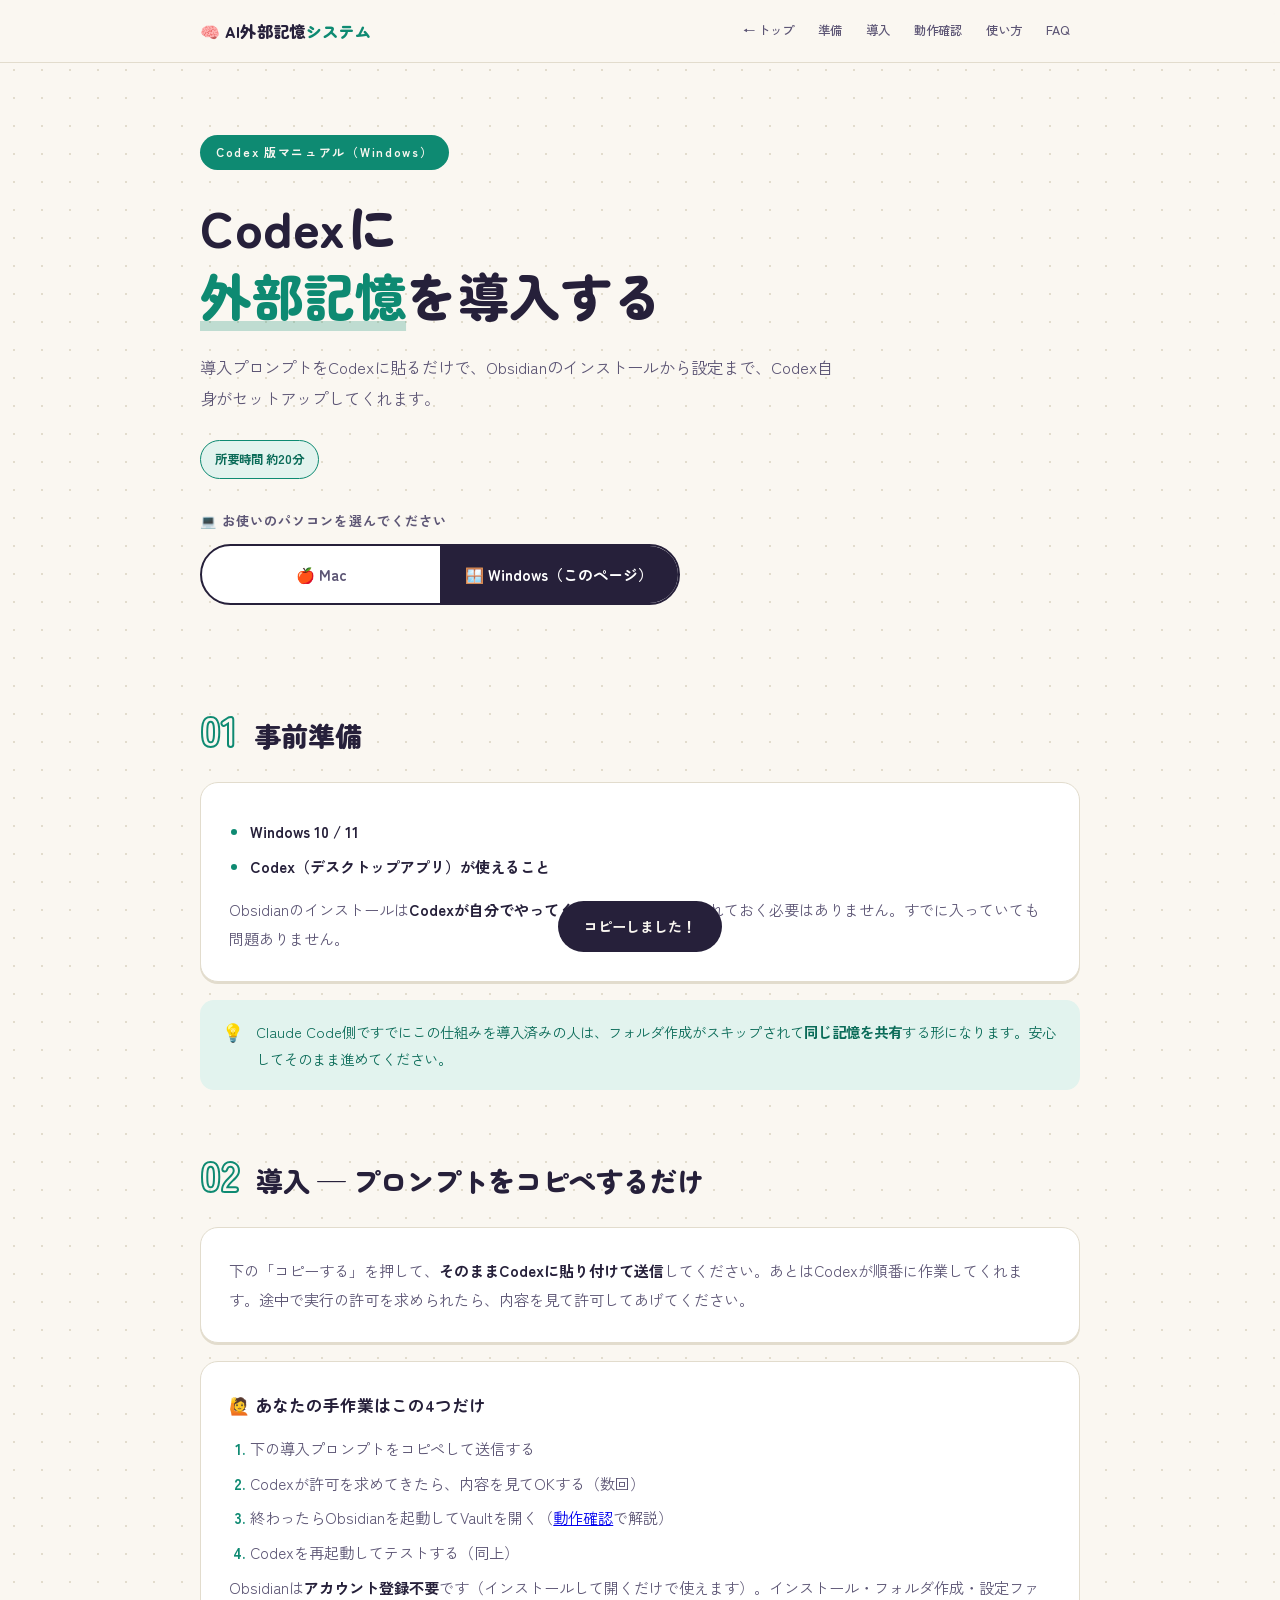
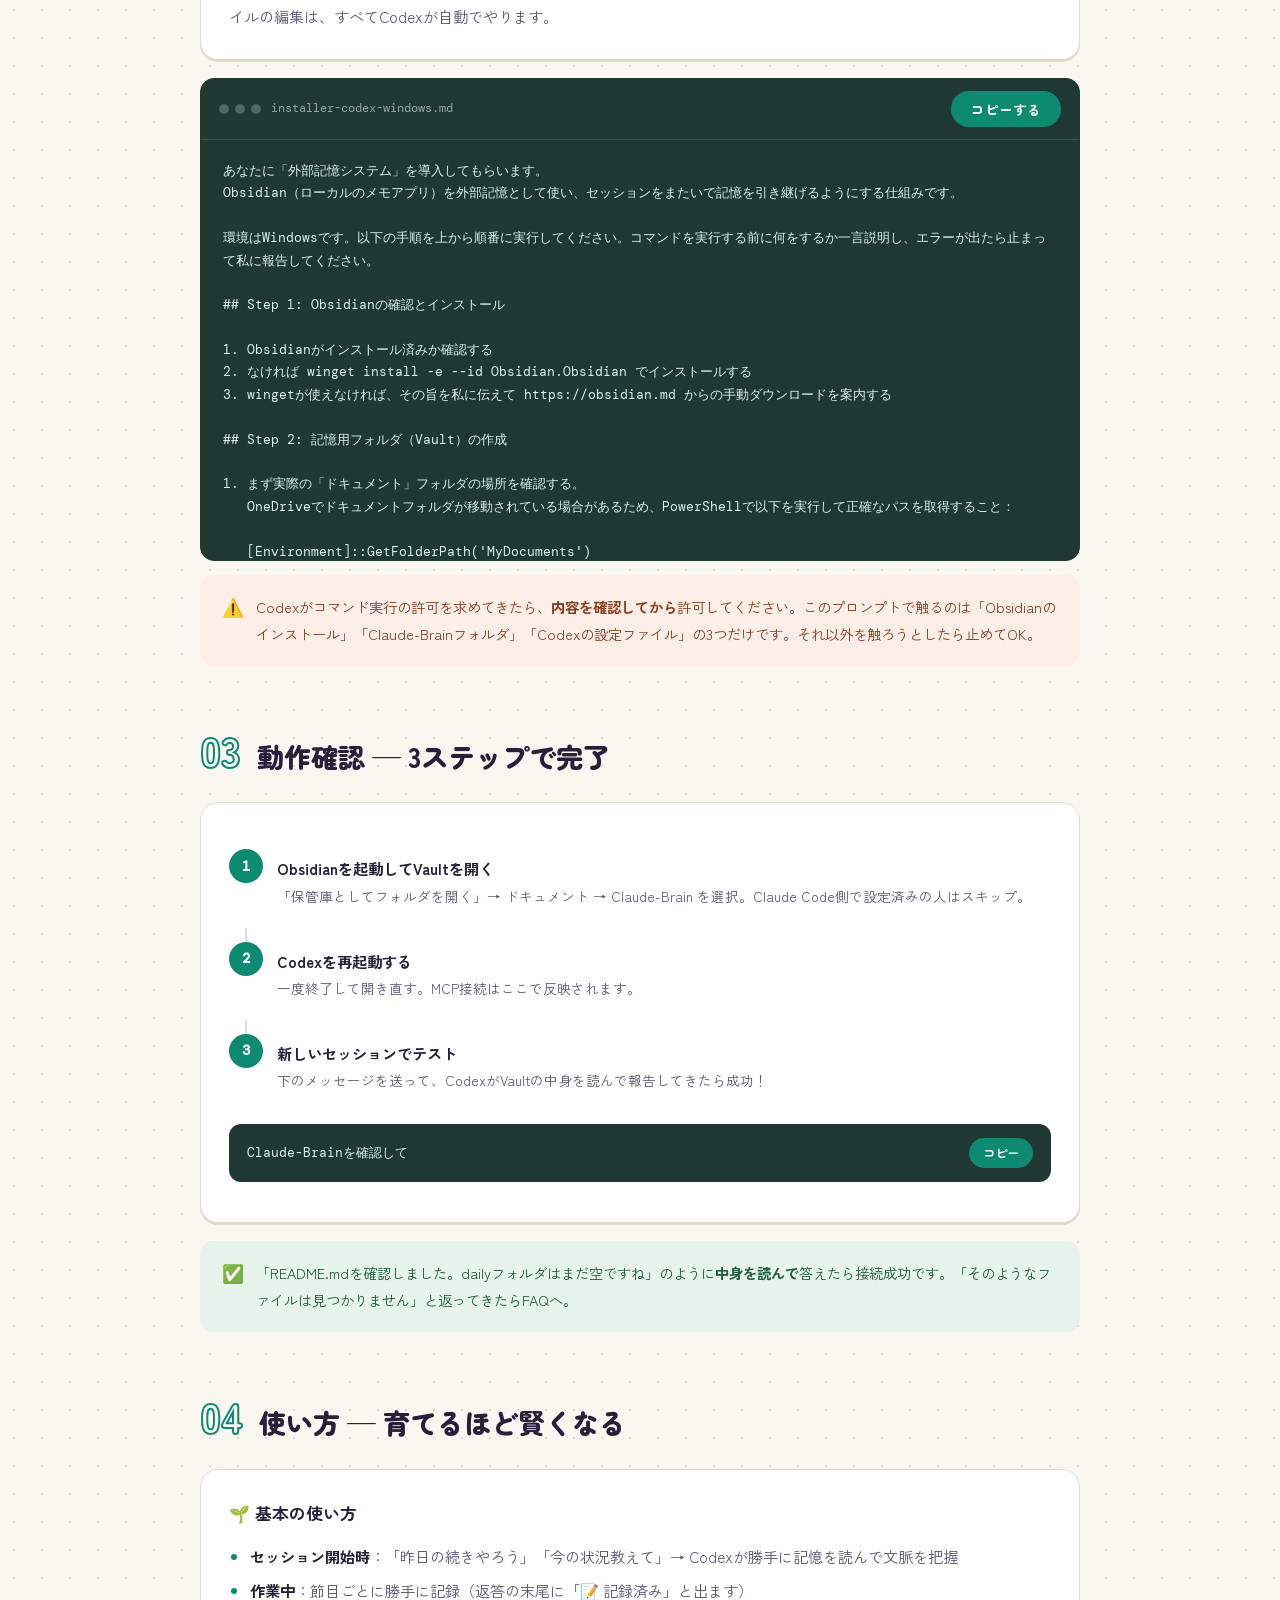
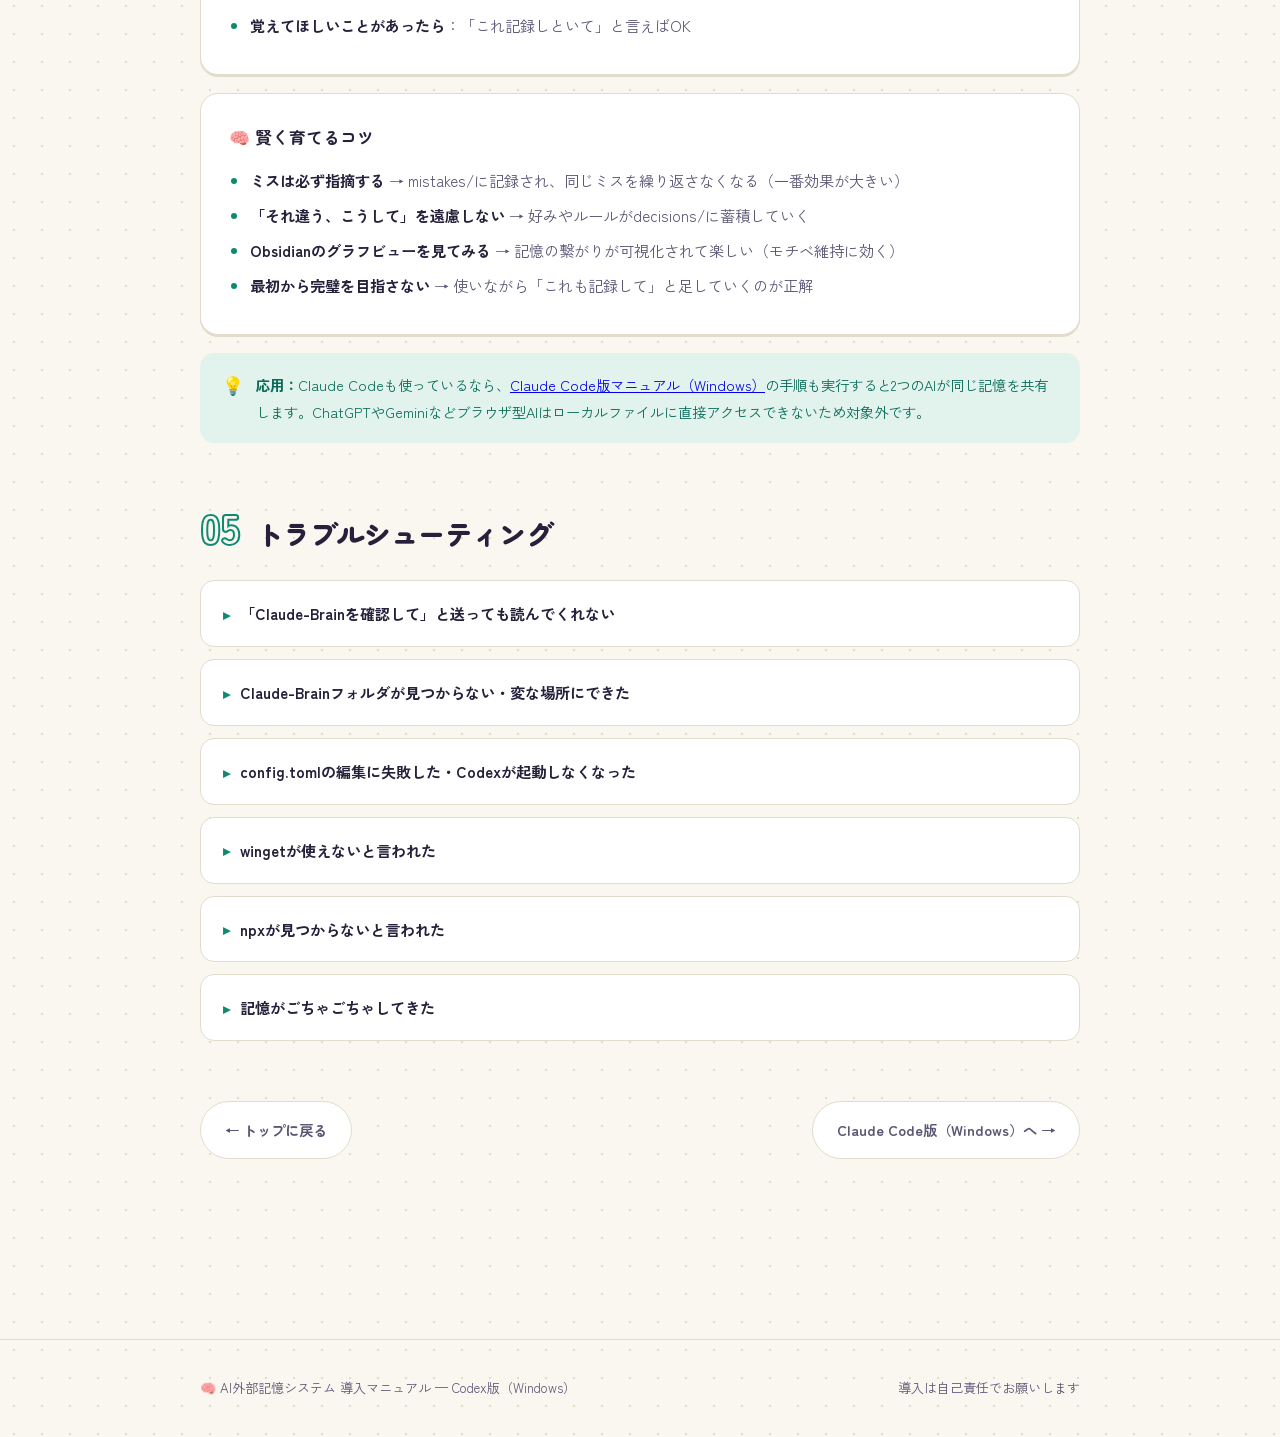
<file: codex-windows.html>
<!DOCTYPE html>
<html lang="ja">
<head>
<meta charset="UTF-8">
<meta name="viewport" content="width=device-width, initial-scale=1.0">
<title>Codex版（Windows）｜AI外部記憶システム 導入マニュアル</title>
<meta name="description" content="WindowsのCodexにObsidian外部記憶システムを導入する手順。コピペ一発、AIが自分でセットアップします。">
<link rel="preconnect" href="https://fonts.googleapis.com">
<link rel="preconnect" href="https://fonts.gstatic.com" crossorigin>
<link href="https://fonts.googleapis.com/css2?family=Zen+Maru+Gothic:wght@500;700;900&family=Zen+Kaku+Gothic+New:wght@400;500;700&family=DM+Mono:wght@400;500&display=swap" rel="stylesheet">
<link rel="stylesheet" href="style.css">
</head>
<body class="codex">

<div class="topbar">
  <div class="topbar-in">
    <a class="logo" href="./">🧠 AI外部記憶<span class="brain">システム</span></a>
    <nav class="topnav">
      <a href="./">← トップ</a>
      <a href="#prep">準備</a>
      <a href="#install">導入</a>
      <a href="#check">動作確認</a>
      <a href="#usage">使い方</a>
      <a href="#faq">FAQ</a>
    </nav>
  </div>
</div>

<header class="hero">
  <div class="hero-badge accent">Codex 版マニュアル（Windows）</div>
  <h1>Codexに<br><span class="hl">外部記憶</span>を導入する</h1>
  <p class="lead">導入プロンプトをCodexに貼るだけで、Obsidianのインストールから設定まで、Codex自身がセットアップしてくれます。</p>
  <div class="meta">
    <span class="chip accent">所要時間 約20分</span>
  </div>
  <div class="os-toggle-label">💻 お使いのパソコンを選んでください</div>
  <div class="os-toggle">
    <a href="codex.html">🍎 Mac</a>
    <a class="active" href="codex-windows.html">🪟 Windows（このページ）</a>
  </div>
</header>

<main>

<!-- 1 -->
<section id="prep">
  <div class="sec-head"><div class="step-num">01</div><h2>事前準備</h2></div>
  <div class="card">
    <ul>
      <li><strong>Windows 10 / 11</strong></li>
      <li><strong>Codex（デスクトップアプリ）が使えること</strong></li>
    </ul>
    <p style="margin-top:14px">Obsidianのインストールは<strong>Codexが自分でやってくれる</strong>ので、事前に入れておく必要はありません。すでに入っていても問題ありません。</p>
  </div>
  <div class="note tip"><span class="ico">💡</span><span>Claude Code側ですでにこの仕組みを導入済みの人は、フォルダ作成がスキップされて<strong>同じ記憶を共有</strong>する形になります。安心してそのまま進めてください。</span></div>
</section>

<!-- 2 -->
<section id="install">
  <div class="sec-head"><div class="step-num">02</div><h2>導入 — プロンプトをコピペするだけ</h2></div>
  <div class="card">
    <p>下の「コピーする」を押して、<strong>そのままCodexに貼り付けて送信</strong>してください。あとはCodexが順番に作業してくれます。途中で実行の許可を求められたら、内容を見て許可してあげてください。</p>
  </div>
  <div class="card">
    <h3>🙋 あなたの手作業はこの4つだけ</h3>
    <ol>
      <li>下の導入プロンプトをコピペして送信する</li>
      <li>Codexが許可を求めてきたら、内容を見てOKする（数回）</li>
      <li>終わったらObsidianを起動してVaultを開く（<a href="#check">動作確認</a>で解説）</li>
      <li>Codexを再起動してテストする（同上）</li>
    </ol>
    <p>Obsidianは<strong>アカウント登録不要</strong>です（インストールして開くだけで使えます）。インストール・フォルダ作成・設定ファイルの編集は、すべてCodexが自動でやります。</p>
  </div>

  <div class="prompt-box">
    <div class="prompt-head">
      <div class="dots"><i></i><i></i><i></i></div>
      <span class="fname">installer-codex-windows.md</span>
      <button class="copy-btn" data-copy="prompt-codex-win">コピーする</button>
    </div>
    <div class="prompt-scroll"><pre id="prompt-codex-win">あなたに「外部記憶システム」を導入してもらいます。
Obsidian（ローカルのメモアプリ）を外部記憶として使い、セッションをまたいで記憶を引き継げるようにする仕組みです。

環境はWindowsです。以下の手順を上から順番に実行してください。コマンドを実行する前に何をするか一言説明し、エラーが出たら止まって私に報告してください。

## Step 1: Obsidianの確認とインストール

1. Obsidianがインストール済みか確認する
2. なければ winget install -e --id Obsidian.Obsidian でインストールする
3. wingetが使えなければ、その旨を私に伝えて https://obsidian.md からの手動ダウンロードを案内する

## Step 2: 記憶用フォルダ（Vault）の作成

1. まず実際の「ドキュメント」フォルダの場所を確認する。
   OneDriveでドキュメントフォルダが移動されている場合があるため、PowerShellで以下を実行して正確なパスを取得すること：

   [Environment]::GetFolderPath('MyDocuments')

2. 取得したドキュメントフォルダの直下に、以下のフォルダを作成する：

Claude-Brain/
├── daily/      （日次の作業ログ）
├── todos/      （todoリスト）
├── ideas/      （アイデア・構想）
├── projects/   （プロジェクトの現在地）
├── decisions/  （判断・ルールの記録）
├── mistakes/   （ミス記録）
└── sessions/   （セッション記録）

※ すでにClaude Code側で作成済みの場合はスキップしてOK（共有できるのがこの仕組みの強み）

3. Claude-Brain/README.md がなければ作成し、以下の内容を書き込む：

- このVaultはAIの外部記憶として機能すること
- 各フォルダの役割（上記の通り）
- 更新ルール：
  - セッション開始時：README + daily最新3件 + projectsを読む
  - 記録タイミング：タスク完了・情報更新・テーマ切替・節目ごとに許可不要で即記録
  - daily/への書き込みは追記（上書きしない）

## Step 3: MCPサーバーの接続

%USERPROFILE%\.codex\config.toml に以下のセクションを追記する（既存の設定は消さないこと）：

[mcp_servers.obsidian-brain]
command = "cmd"
args = ["/c", "npx", "-y", "@modelcontextprotocol/server-filesystem", "C:/Users/ユーザー名/Documents/Claude-Brain"]

※ 重要な注意点：
- パスは Step 2 で確認した実際のドキュメントフォルダに合わせること（OneDriveの場合は C:/Users/ユーザー名/OneDrive/Documents/... など）
- パスの区切りはバックスラッシュ（\）ではなくスラッシュ（/）で書くこと
- Windowsではnpxを直接指定するとMCPサーバーの起動に失敗することがあるため、command は "cmd"、argsの先頭に "/c" を入れること

## Step 4: AGENTS.mdにルールを追記

%USERPROFILE%\.codex\AGENTS.md （なければ作成）に、以下のセクションを追記する。パスは実際の場所に置き換えること：

## 外部記憶（Claude-Brain）ルール ⭐ 最重要

Vault場所: ドキュメントフォルダ\Claude-Brain\

### セッション開始時（必須）
新しいセッションが始まったら必ず以下を読む：
1. Claude-Brain\README.md
2. Claude-Brain\daily\ の最新3件
3. Claude-Brain\projects\ の関連ファイル

### 自動記録ルール（許可不要・常時）
以下のタイミングで、ユーザーに確認せず即座にClaude-Brainに書き込む：

| タイミング | 書き込み先 |
|---|---|
| 新しい情報・決定・方針が出た | daily/YYYY-MM-DD.md に追記 |
| タスクが完了した | daily/YYYY-MM-DD.md に追記 |
| 会話の節目（テーマが変わる時） | daily/YYYY-MM-DD.md に追記 |
| ミスを指摘された | mistakes/YYYY-MM-DD-[内容].md |
| 重要な判断をした | decisions/YYYY-MM-DD-[内容].md |
| セッション終了時 | daily/YYYY-MM-DD.md に総まとめ |

- 許可を取らない。書いたら返答の末尾に（📝 記録済み）と添えるだけでOK
- daily/への書き込みは上書きでなく追記

## Step 5: 完了報告

すべて終わったら、以下を私に報告してください：

1. 実行した内容のまとめ（Claude-Brainの実際のパスも明記）
2. 私が手動でやること：
   - Obsidianを起動 →「保管庫としてフォルダを開く」→ ドキュメント内の Claude-Brain を選択（Claude Code側で設定済みならスキップ）
   - Codexを再起動（MCP反映のため）
3. 再起動後のテスト方法：新しいセッションで「Claude-Brainを確認して」と送る</pre></div>
  </div>

  <div class="note warn"><span class="ico">⚠️</span><span>Codexがコマンド実行の許可を求めてきたら、<strong>内容を確認してから</strong>許可してください。このプロンプトで触るのは「Obsidianのインストール」「Claude-Brainフォルダ」「Codexの設定ファイル」の3つだけです。それ以外を触ろうとしたら止めてOK。</span></div>
</section>

<!-- 3 -->
<section id="check">
  <div class="sec-head"><div class="step-num">03</div><h2>動作確認 — 3ステップで完了</h2></div>
  <div class="card">
    <div class="flow">
      <div class="flow-item">
        <div class="flow-dot">1</div>
        <div class="flow-body"><b>Obsidianを起動してVaultを開く</b><span>「保管庫としてフォルダを開く」→ ドキュメント → Claude-Brain を選択。Claude Code側で設定済みの人はスキップ。</span></div>
      </div>
      <div class="flow-line"></div>
      <div class="flow-item">
        <div class="flow-dot">2</div>
        <div class="flow-body"><b>Codexを再起動する</b><span>一度終了して開き直す。MCP接続はここで反映されます。</span></div>
      </div>
      <div class="flow-line"></div>
      <div class="flow-item">
        <div class="flow-dot">3</div>
        <div class="flow-body"><b>新しいセッションでテスト</b><span>下のメッセージを送って、CodexがVaultの中身を読んで報告してきたら成功！</span></div>
      </div>
    </div>
    <div class="inline-cmd">
      <code>Claude-Brainを確認して</code>
      <button class="copy-btn" data-copy-text="Claude-Brainを確認して">コピー</button>
    </div>
  </div>
  <div class="note ok"><span class="ico">✅</span><span>「README.mdを確認しました。dailyフォルダはまだ空ですね」のように<strong>中身を読んで</strong>答えたら接続成功です。「そのようなファイルは見つかりません」と返ってきたらFAQへ。</span></div>
</section>

<!-- 4 -->
<section id="usage">
  <div class="sec-head"><div class="step-num">04</div><h2>使い方 — 育てるほど賢くなる</h2></div>
  <div class="card">
    <h3>🌱 基本の使い方</h3>
    <ul>
      <li><strong>セッション開始時</strong>：「昨日の続きやろう」「今の状況教えて」→ Codexが勝手に記憶を読んで文脈を把握</li>
      <li><strong>作業中</strong>：節目ごとに勝手に記録（返答の末尾に「📝 記録済み」と出ます）</li>
      <li><strong>覚えてほしいことがあったら</strong>：「これ記録しといて」と言えばOK</li>
    </ul>
  </div>
  <div class="card">
    <h3>🧠 賢く育てるコツ</h3>
    <ul>
      <li><strong>ミスは必ず指摘する</strong> → mistakes/に記録され、同じミスを繰り返さなくなる（一番効果が大きい）</li>
      <li><strong>「それ違う、こうして」を遠慮しない</strong> → 好みやルールがdecisions/に蓄積していく</li>
      <li><strong>Obsidianのグラフビューを見てみる</strong> → 記憶の繋がりが可視化されて楽しい（モチベ維持に効く）</li>
      <li><strong>最初から完璧を目指さない</strong> → 使いながら「これも記録して」と足していくのが正解</li>
    </ul>
  </div>
  <div class="note tip"><span class="ico">💡</span><span><strong>応用：</strong>Claude Codeも使っているなら、<a href="claude-code-windows.html">Claude Code版マニュアル（Windows）</a>の手順も実行すると2つのAIが同じ記憶を共有します。ChatGPTやGeminiなどブラウザ型AIはローカルファイルに直接アクセスできないため対象外です。</span></div>
</section>

<!-- 5 -->
<section id="faq">
  <div class="sec-head"><div class="step-num">05</div><h2>トラブルシューティング</h2></div>

  <details>
    <summary>「Claude-Brainを確認して」と送っても読んでくれない</summary>
    <div class="d-body">
      <p>① Codexを再起動したか確認（MCPは再起動後に反映されます）。<br>
      ② 「config.toml の mcp_servers.obsidian-brain の設定を確認して」とCodexに聞いてみてください。<br>
      ③ Windowsでは command が "cmd"、args の先頭が "/c" になっていないと起動に失敗することがあります。パスがバックスラッシュになっている場合もスラッシュ（/）に直してください。</p>
    </div>
  </details>

  <details>
    <summary>Claude-Brainフォルダが見つからない・変な場所にできた</summary>
    <div class="d-body">
      <p>OneDriveを使っていると「ドキュメント」フォルダが <code>C:\Users\名前\OneDrive\ドキュメント</code> に移動されていることがあります。「PowerShellで [Environment]::GetFolderPath('MyDocuments') を実行して、Claude-Brainがそこにあるか確認して」とCodexに頼んでください。config.tomlのパスと実際の場所がズレていると接続できません。</p>
    </div>
  </details>

  <details>
    <summary>config.tomlの編集に失敗した・Codexが起動しなくなった</summary>
    <div class="d-body">
      <p>config.tomlの文法エラーの可能性があります。パスはスラッシュ区切り（<code>C:/Users/...</code>）でダブルクォートで囲んでください。直しても起動しない場合は、追記したセクションを一度削除して最初からやり直すのが確実です。</p>
    </div>
  </details>

  <details>
    <summary>wingetが使えないと言われた</summary>
    <div class="d-body">
      <p><a href="https://obsidian.md" target="_blank" rel="noopener">obsidian.md</a> から手動でダウンロードしてインストールすればOKです。それ以外の手順は変わりません。「Obsidianは手動で入れたから、Step 2から続けて」と伝えてください。</p>
    </div>
  </details>

  <details>
    <summary>npxが見つからないと言われた</summary>
    <div class="d-body">
      <p>Node.jsが入っていない可能性があります。<a href="https://nodejs.org/ja" target="_blank" rel="noopener">nodejs.org</a> からLTS版をインストールしてから、Step 3をやり直してください。「Node.jsを入れたから、Step 3からやり直して」と伝えればOKです。</p>
    </div>
  </details>

  <details>
    <summary>記憶がごちゃごちゃしてきた</summary>
    <div class="d-body">
      <p>順調に育っている証拠です。「Claude-Brainの中身を整理して。古いdailyの要点をprojectsにまとめて」と頼めば、AI自身に大掃除させることができます。月1回くらいがおすすめ。</p>
    </div>
  </details>

  <div class="pager">
    <a href="./">← トップに戻る</a>
    <a href="claude-code-windows.html">Claude Code版（Windows）へ →</a>
  </div>
</section>

</main>

<footer>
  <div class="footer-in">
    <span>🧠 AI外部記憶システム 導入マニュアル — Codex版（Windows）</span>
    <span>導入は自己責任でお願いします</span>
  </div>
</footer>

<div id="toast">コピーしました！</div>

<script>
function showToast(){
  const t=document.getElementById('toast');
  t.classList.add('show');
  setTimeout(()=>t.classList.remove('show'),1800);
}
document.querySelectorAll('.copy-btn').forEach(btn=>{
  btn.addEventListener('click',async()=>{
    const text = btn.dataset.copyText || document.getElementById(btn.dataset.copy).textContent;
    try{
      await navigator.clipboard.writeText(text);
      const orig=btn.textContent;
      btn.textContent='✓ コピー済み';btn.classList.add('done');
      showToast();
      setTimeout(()=>{btn.textContent=orig;btn.classList.remove('done')},2000);
    }catch(e){
      const ta=document.createElement('textarea');
      ta.value=text;document.body.appendChild(ta);ta.select();
      document.execCommand('copy');document.body.removeChild(ta);
      showToast();
    }
  });
});
</script>
</body>
</html>
</file>
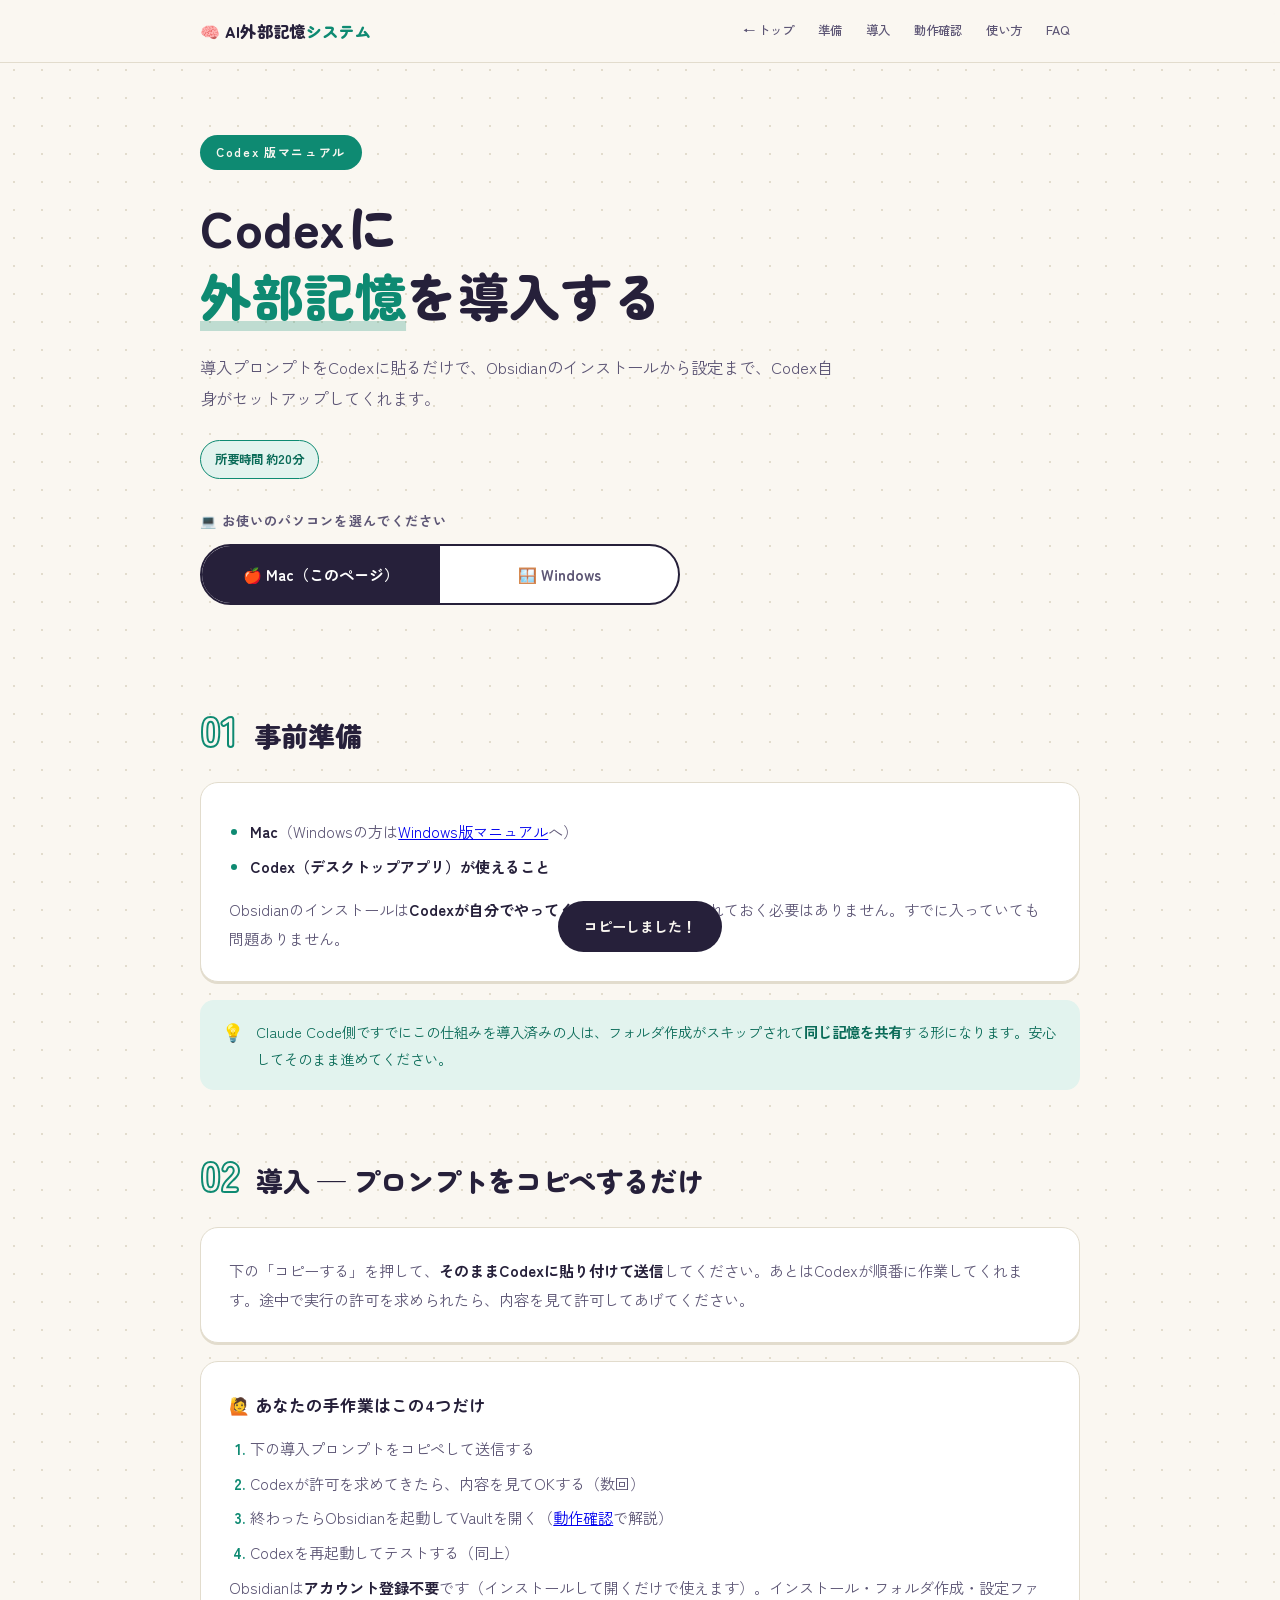
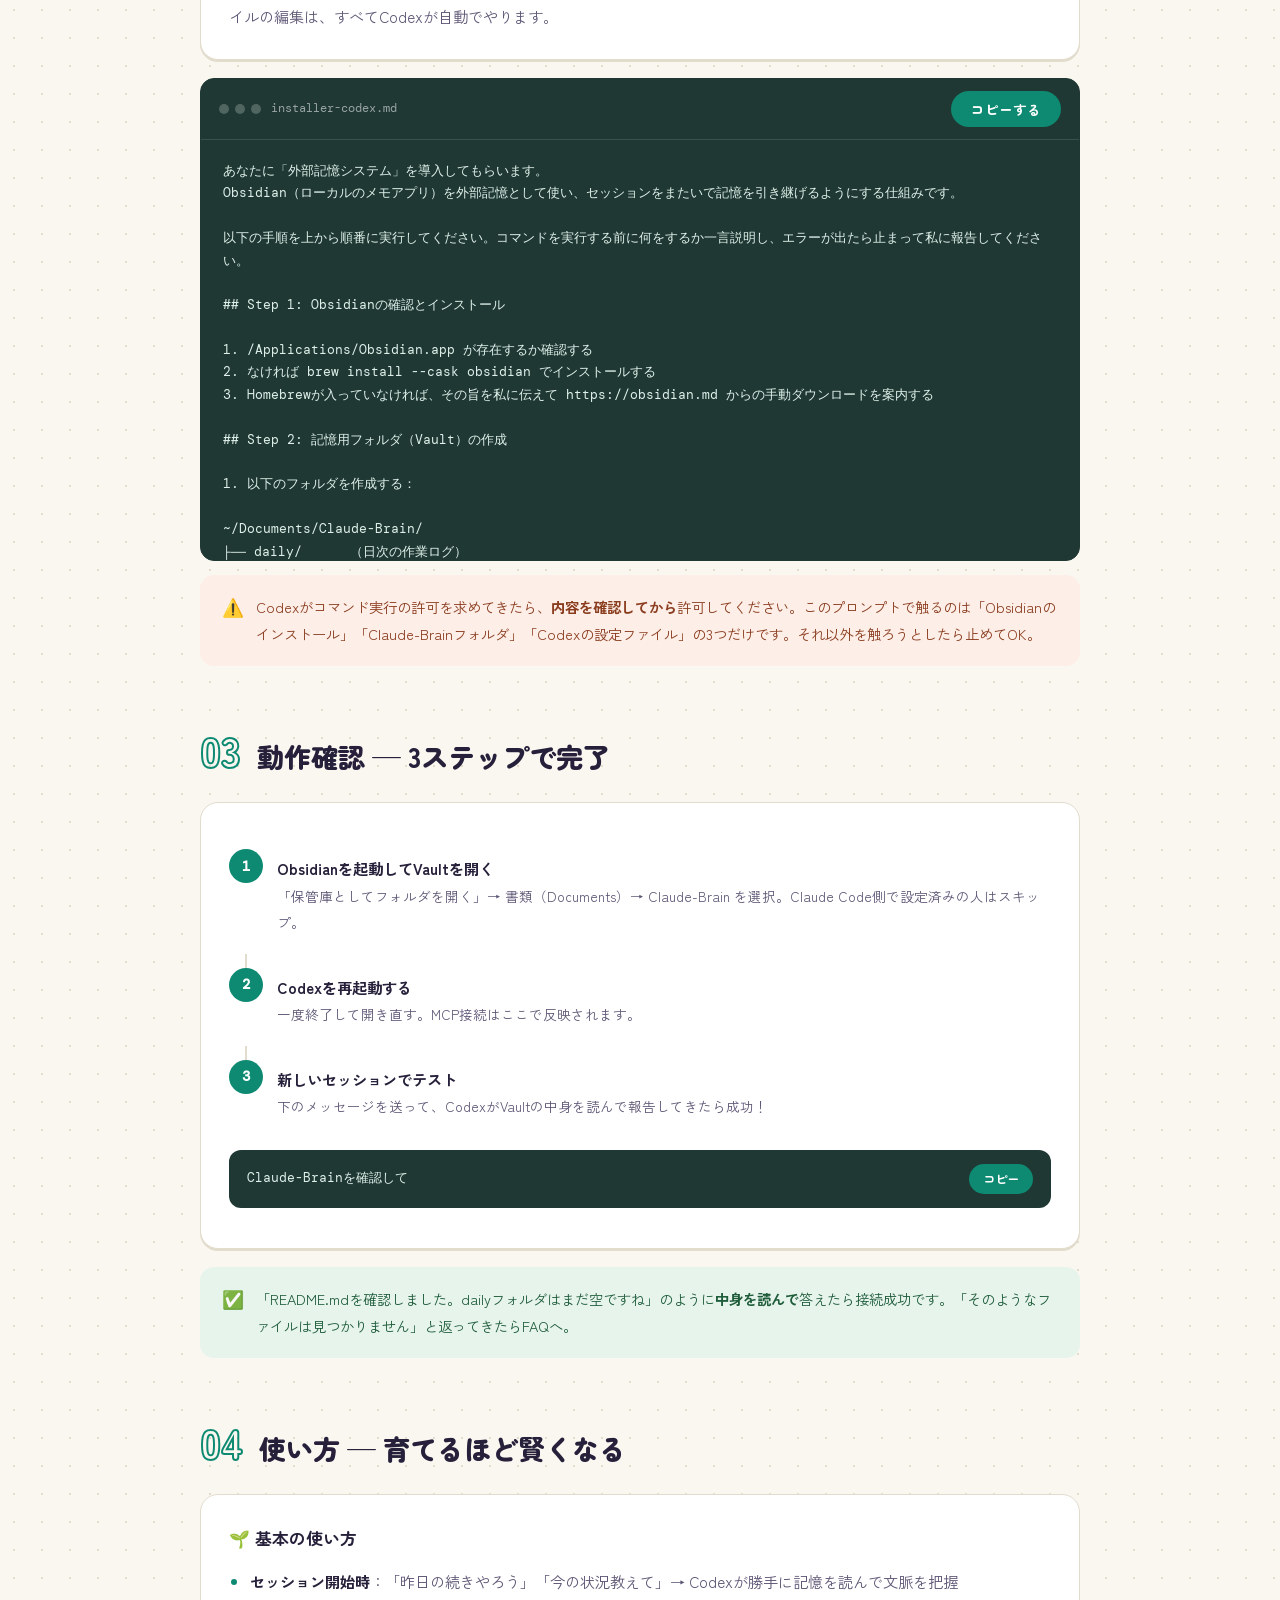
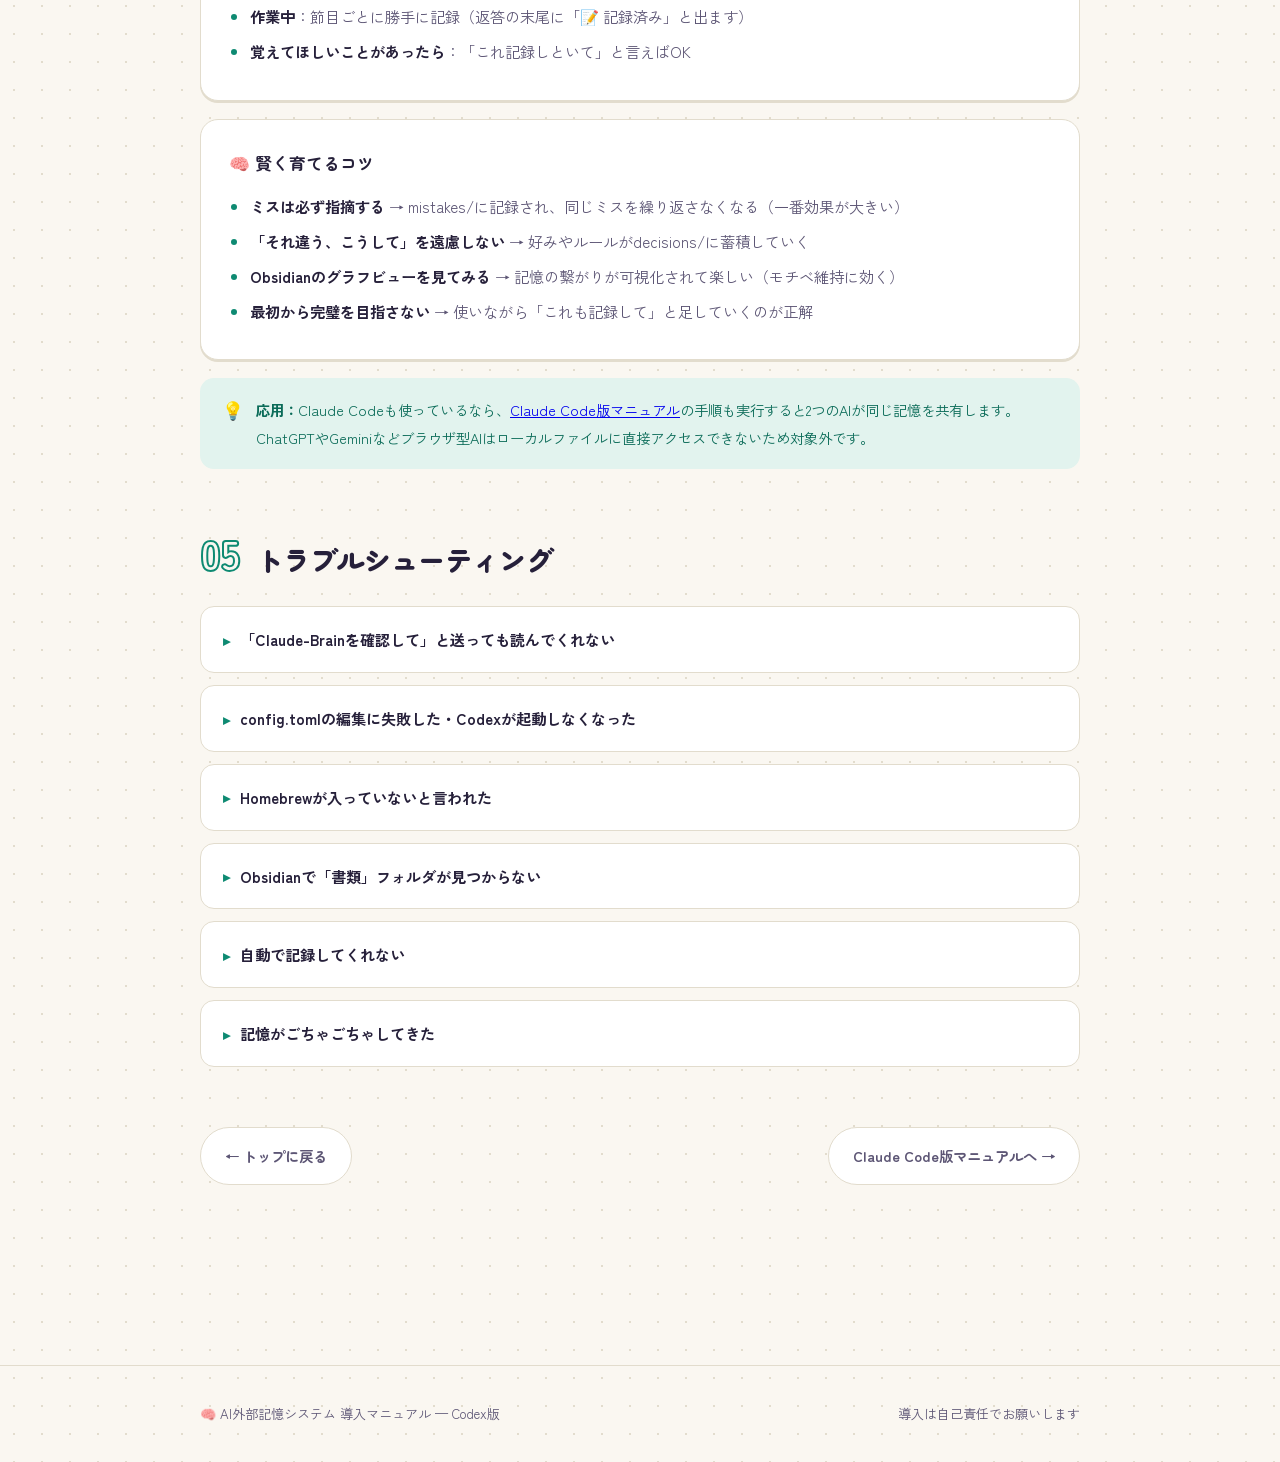
<file: codex.html>
<!DOCTYPE html>
<html lang="ja">
<head>
<meta charset="UTF-8">
<meta name="viewport" content="width=device-width, initial-scale=1.0">
<title>Codex版｜AI外部記憶システム 導入マニュアル</title>
<meta name="description" content="CodexにObsidian外部記憶システムを導入する手順。コピペ一発、AIが自分でセットアップします。">
<link rel="preconnect" href="https://fonts.googleapis.com">
<link rel="preconnect" href="https://fonts.gstatic.com" crossorigin>
<link href="https://fonts.googleapis.com/css2?family=Zen+Maru+Gothic:wght@500;700;900&family=Zen+Kaku+Gothic+New:wght@400;500;700&family=DM+Mono:wght@400;500&display=swap" rel="stylesheet">
<link rel="stylesheet" href="style.css">
</head>
<body class="codex">

<div class="topbar">
  <div class="topbar-in">
    <a class="logo" href="./">🧠 AI外部記憶<span class="brain">システム</span></a>
    <nav class="topnav">
      <a href="./">← トップ</a>
      <a href="#prep">準備</a>
      <a href="#install">導入</a>
      <a href="#check">動作確認</a>
      <a href="#usage">使い方</a>
      <a href="#faq">FAQ</a>
    </nav>
  </div>
</div>

<header class="hero">
  <div class="hero-badge accent">Codex 版マニュアル</div>
  <h1>Codexに<br><span class="hl">外部記憶</span>を導入する</h1>
  <p class="lead">導入プロンプトをCodexに貼るだけで、Obsidianのインストールから設定まで、Codex自身がセットアップしてくれます。</p>
  <div class="meta">
    <span class="chip accent">所要時間 約20分</span>
  </div>
  <div class="os-toggle-label">💻 お使いのパソコンを選んでください</div>
  <div class="os-toggle">
    <a class="active" href="codex.html">🍎 Mac（このページ）</a>
    <a href="codex-windows.html">🪟 Windows</a>
  </div>
</header>

<main>

<!-- 1 -->
<section id="prep">
  <div class="sec-head"><div class="step-num">01</div><h2>事前準備</h2></div>
  <div class="card">
    <ul>
      <li><strong>Mac</strong>（Windowsの方は<a href="codex-windows.html">Windows版マニュアル</a>へ）</li>
      <li><strong>Codex（デスクトップアプリ）が使えること</strong></li>
    </ul>
    <p style="margin-top:14px">Obsidianのインストールは<strong>Codexが自分でやってくれる</strong>ので、事前に入れておく必要はありません。すでに入っていても問題ありません。</p>
  </div>
  <div class="note tip"><span class="ico">💡</span><span>Claude Code側ですでにこの仕組みを導入済みの人は、フォルダ作成がスキップされて<strong>同じ記憶を共有</strong>する形になります。安心してそのまま進めてください。</span></div>
</section>

<!-- 2 -->
<section id="install">
  <div class="sec-head"><div class="step-num">02</div><h2>導入 — プロンプトをコピペするだけ</h2></div>
  <div class="card">
    <p>下の「コピーする」を押して、<strong>そのままCodexに貼り付けて送信</strong>してください。あとはCodexが順番に作業してくれます。途中で実行の許可を求められたら、内容を見て許可してあげてください。</p>
  </div>
  <div class="card">
    <h3>🙋 あなたの手作業はこの4つだけ</h3>
    <ol>
      <li>下の導入プロンプトをコピペして送信する</li>
      <li>Codexが許可を求めてきたら、内容を見てOKする（数回）</li>
      <li>終わったらObsidianを起動してVaultを開く（<a href="#check">動作確認</a>で解説）</li>
      <li>Codexを再起動してテストする（同上）</li>
    </ol>
    <p>Obsidianは<strong>アカウント登録不要</strong>です（インストールして開くだけで使えます）。インストール・フォルダ作成・設定ファイルの編集は、すべてCodexが自動でやります。</p>
  </div>

  <div class="prompt-box">
    <div class="prompt-head">
      <div class="dots"><i></i><i></i><i></i></div>
      <span class="fname">installer-codex.md</span>
      <button class="copy-btn" data-copy="prompt-codex">コピーする</button>
    </div>
    <div class="prompt-scroll"><pre id="prompt-codex">あなたに「外部記憶システム」を導入してもらいます。
Obsidian（ローカルのメモアプリ）を外部記憶として使い、セッションをまたいで記憶を引き継げるようにする仕組みです。

以下の手順を上から順番に実行してください。コマンドを実行する前に何をするか一言説明し、エラーが出たら止まって私に報告してください。

## Step 1: Obsidianの確認とインストール

1. /Applications/Obsidian.app が存在するか確認する
2. なければ brew install --cask obsidian でインストールする
3. Homebrewが入っていなければ、その旨を私に伝えて https://obsidian.md からの手動ダウンロードを案内する

## Step 2: 記憶用フォルダ（Vault）の作成

1. 以下のフォルダを作成する：

~/Documents/Claude-Brain/
├── daily/      （日次の作業ログ）
├── todos/      （todoリスト）
├── ideas/      （アイデア・構想）
├── projects/   （プロジェクトの現在地）
├── decisions/  （判断・ルールの記録）
├── mistakes/   （ミス記録）
└── sessions/   （セッション記録）

※ すでにClaude Code側で作成済みの場合はスキップしてOK（共有できるのがこの仕組みの強み）

2. ~/Documents/Claude-Brain/README.md がなければ作成し、以下の内容を書き込む：

- このVaultはAIの外部記憶として機能すること
- 各フォルダの役割（上記の通り）
- 更新ルール：
  - セッション開始時：README + daily最新3件 + projectsを読む
  - 記録タイミング：タスク完了・情報更新・テーマ切替・節目ごとに許可不要で即記録
  - daily/への書き込みは追記（上書きしない）

## Step 3: MCPサーバーの接続

~/.codex/config.toml に以下のセクションを追記する（既存の設定は消さないこと）：

[mcp_servers.obsidian-brain]
command = "npx"
args = ["-y", "@modelcontextprotocol/server-filesystem", "/Users/ユーザー名/Documents/Claude-Brain"]

※ /Users/ユーザー名/ の部分は実際のホームディレクトリの絶対パスに置き換えること（echo $HOME で確認できる）。チルダ（~）は使わない。

## Step 4: AGENTS.mdにルールを追記

~/.codex/AGENTS.md （なければ作成）に、以下のセクションを追記する：

## 外部記憶（Claude-Brain）ルール ⭐ 最重要

Vault場所: ~/Documents/Claude-Brain/

### セッション開始時（必須）
新しいセッションが始まったら必ず以下を読む：
1. ~/Documents/Claude-Brain/README.md
2. ~/Documents/Claude-Brain/daily/ の最新3件
3. ~/Documents/Claude-Brain/projects/ の関連ファイル

### 自動記録ルール（許可不要・常時）
以下のタイミングで、ユーザーに確認せず即座にClaude-Brainに書き込む：

| タイミング | 書き込み先 |
|---|---|
| 新しい情報・決定・方針が出た | daily/YYYY-MM-DD.md に追記 |
| タスクが完了した | daily/YYYY-MM-DD.md に追記 |
| 会話の節目（テーマが変わる時） | daily/YYYY-MM-DD.md に追記 |
| ミスを指摘された | mistakes/YYYY-MM-DD-[内容].md |
| 重要な判断をした | decisions/YYYY-MM-DD-[内容].md |
| セッション終了時 | daily/YYYY-MM-DD.md に総まとめ |

- 許可を取らない。書いたら返答の末尾に（📝 記録済み）と添えるだけでOK
- daily/への書き込みは上書きでなく追記

## Step 5: 完了報告

すべて終わったら、以下を私に報告してください：

1. 実行した内容のまとめ
2. 私が手動でやること：
   - Obsidianを起動 →「保管庫としてフォルダを開く」→ 書類/Claude-Brain を選択（Claude Code側で設定済みならスキップ）
   - Codexを再起動（MCP反映のため）
3. 再起動後のテスト方法：新しいセッションで「Claude-Brainを確認して」と送る</pre></div>
  </div>

  <div class="note warn"><span class="ico">⚠️</span><span>Codexがコマンド実行の許可を求めてきたら、<strong>内容を確認してから</strong>許可してください。このプロンプトで触るのは「Obsidianのインストール」「Claude-Brainフォルダ」「Codexの設定ファイル」の3つだけです。それ以外を触ろうとしたら止めてOK。</span></div>
</section>

<!-- 3 -->
<section id="check">
  <div class="sec-head"><div class="step-num">03</div><h2>動作確認 — 3ステップで完了</h2></div>
  <div class="card">
    <div class="flow">
      <div class="flow-item">
        <div class="flow-dot">1</div>
        <div class="flow-body"><b>Obsidianを起動してVaultを開く</b><span>「保管庫としてフォルダを開く」→ 書類（Documents）→ Claude-Brain を選択。Claude Code側で設定済みの人はスキップ。</span></div>
      </div>
      <div class="flow-line"></div>
      <div class="flow-item">
        <div class="flow-dot">2</div>
        <div class="flow-body"><b>Codexを再起動する</b><span>一度終了して開き直す。MCP接続はここで反映されます。</span></div>
      </div>
      <div class="flow-line"></div>
      <div class="flow-item">
        <div class="flow-dot">3</div>
        <div class="flow-body"><b>新しいセッションでテスト</b><span>下のメッセージを送って、CodexがVaultの中身を読んで報告してきたら成功！</span></div>
      </div>
    </div>
    <div class="inline-cmd">
      <code>Claude-Brainを確認して</code>
      <button class="copy-btn" data-copy-text="Claude-Brainを確認して">コピー</button>
    </div>
  </div>
  <div class="note ok"><span class="ico">✅</span><span>「README.mdを確認しました。dailyフォルダはまだ空ですね」のように<strong>中身を読んで</strong>答えたら接続成功です。「そのようなファイルは見つかりません」と返ってきたらFAQへ。</span></div>
</section>

<!-- 4 -->
<section id="usage">
  <div class="sec-head"><div class="step-num">04</div><h2>使い方 — 育てるほど賢くなる</h2></div>
  <div class="card">
    <h3>🌱 基本の使い方</h3>
    <ul>
      <li><strong>セッション開始時</strong>：「昨日の続きやろう」「今の状況教えて」→ Codexが勝手に記憶を読んで文脈を把握</li>
      <li><strong>作業中</strong>：節目ごとに勝手に記録（返答の末尾に「📝 記録済み」と出ます）</li>
      <li><strong>覚えてほしいことがあったら</strong>：「これ記録しといて」と言えばOK</li>
    </ul>
  </div>
  <div class="card">
    <h3>🧠 賢く育てるコツ</h3>
    <ul>
      <li><strong>ミスは必ず指摘する</strong> → mistakes/に記録され、同じミスを繰り返さなくなる（一番効果が大きい）</li>
      <li><strong>「それ違う、こうして」を遠慮しない</strong> → 好みやルールがdecisions/に蓄積していく</li>
      <li><strong>Obsidianのグラフビューを見てみる</strong> → 記憶の繋がりが可視化されて楽しい（モチベ維持に効く）</li>
      <li><strong>最初から完璧を目指さない</strong> → 使いながら「これも記録して」と足していくのが正解</li>
    </ul>
  </div>
  <div class="note tip"><span class="ico">💡</span><span><strong>応用：</strong>Claude Codeも使っているなら、<a href="claude-code.html">Claude Code版マニュアル</a>の手順も実行すると2つのAIが同じ記憶を共有します。ChatGPTやGeminiなどブラウザ型AIはローカルファイルに直接アクセスできないため対象外です。</span></div>
</section>

<!-- 5 -->
<section id="faq">
  <div class="sec-head"><div class="step-num">05</div><h2>トラブルシューティング</h2></div>

  <details>
    <summary>「Claude-Brainを確認して」と送っても読んでくれない</summary>
    <div class="d-body">
      <p>① Codexを再起動したか確認（MCPは再起動後に反映されます）。<br>
      ② 「~/.codex/config.toml に mcp_servers.obsidian-brain の設定が正しく入っているか確認して」とCodexに聞いてみてください。<br>
      ③ パスにチルダ（<code>~</code>）が使われていると動かないことがあります。絶対パスになっているか確認を。</p>
    </div>
  </details>

  <details>
    <summary>config.tomlの編集に失敗した・Codexが起動しなくなった</summary>
    <div class="d-body">
      <p>config.tomlの文法エラーの可能性があります。パスは <code>/Users/あなたのユーザー名/Documents/Claude-Brain</code> のように絶対パスで、ダブルクォートで囲んで書いてください。ユーザー名はターミナルで <code>whoami</code> と打つと確認できます。直しても起動しない場合は、追記したセクションを一度削除して最初からやり直すのが確実です。</p>
    </div>
  </details>

  <details>
    <summary>Homebrewが入っていないと言われた</summary>
    <div class="d-body">
      <p><a href="https://obsidian.md" target="_blank" rel="noopener">obsidian.md</a> から手動でダウンロードしてインストールすればOKです。それ以外の手順は変わりません。「Obsidianは手動で入れたから、Step 2から続けて」と伝えてください。</p>
    </div>
  </details>

  <details>
    <summary>Obsidianで「書類」フォルダが見つからない</summary>
    <div class="d-body">
      <p>Macの「書類」フォルダ＝英語名の「Documents」です。フォルダ選択画面の左側で自分のユーザー名（家のアイコン）→「書類」と進むと Claude-Brain があります。</p>
    </div>
  </details>

  <details>
    <summary>自動で記録してくれない</summary>
    <div class="d-body">
      <p>ルールを読み込めていない可能性があります。「AGENTS.mdの外部記憶ルールを確認して」と送ってみてください。それでも記録しない場合は「今の内容をClaude-Brainのdailyに記録して」と都度言えば確実に記録されます。使ううちに自動化の精度は上がっていきます。</p>
    </div>
  </details>

  <details>
    <summary>記憶がごちゃごちゃしてきた</summary>
    <div class="d-body">
      <p>順調に育っている証拠です。「Claude-Brainの中身を整理して。古いdailyの要点をprojectsにまとめて」と頼めば、AI自身に大掃除させることができます。月1回くらいがおすすめ。</p>
    </div>
  </details>

  <div class="pager">
    <a href="./">← トップに戻る</a>
    <a href="claude-code.html">Claude Code版マニュアルへ →</a>
  </div>
</section>

</main>

<footer>
  <div class="footer-in">
    <span>🧠 AI外部記憶システム 導入マニュアル — Codex版</span>
    <span>導入は自己責任でお願いします</span>
  </div>
</footer>

<div id="toast">コピーしました！</div>

<script>
function showToast(){
  const t=document.getElementById('toast');
  t.classList.add('show');
  setTimeout(()=>t.classList.remove('show'),1800);
}
document.querySelectorAll('.copy-btn').forEach(btn=>{
  btn.addEventListener('click',async()=>{
    const text = btn.dataset.copyText || document.getElementById(btn.dataset.copy).textContent;
    try{
      await navigator.clipboard.writeText(text);
      const orig=btn.textContent;
      btn.textContent='✓ コピー済み';btn.classList.add('done');
      showToast();
      setTimeout(()=>{btn.textContent=orig;btn.classList.remove('done')},2000);
    }catch(e){
      const ta=document.createElement('textarea');
      ta.value=text;document.body.appendChild(ta);ta.select();
      document.execCommand('copy');document.body.removeChild(ta);
      showToast();
    }
  });
});
</script>
</body>
</html>
</file>
<file: style.css>
:root{
  --paper:#faf7f1;
  --paper-2:#f3eee4;
  --ink:#26203a;
  --ink-soft:#5d5675;
  --accent:#5d4fd3;
  --accent-deep:#463aa8;
  --accent-soft:#eceafb;
  --coral:#e5673f;
  --coral-soft:#fdeee7;
  --green:#3d8f5f;
  --green-soft:#e7f4ec;
  --line:#e2dccd;
  --code-bg:#2a2440;
  --code-ink:#e8e4f8;
  --radius:18px;
  font-size:16px;
}
body.codex{
  --accent:#0e8a72;
  --accent-deep:#0a6b58;
  --accent-soft:#e2f3ee;
  --code-bg:#1f3833;
  --code-ink:#dff0ea;
}
*{margin:0;padding:0;box-sizing:border-box}
html{scroll-behavior:smooth;scroll-padding-top:84px}
body{
  font-family:'Zen Kaku Gothic New',sans-serif;
  background:var(--paper);
  color:var(--ink);
  line-height:1.9;
  background-image:radial-gradient(var(--line) 1px, transparent 1px);
  background-size:28px 28px;
}
h1,h2,h3,.step-num{font-family:'Zen Maru Gothic',sans-serif}
code,pre,.mono{font-family:'DM Mono',monospace}

/* ---- header ---- */
.topbar{
  position:sticky;top:0;z-index:50;
  background:rgba(250,247,241,.92);backdrop-filter:blur(8px);
  border-bottom:1px solid var(--line);
}
.topbar-in{max-width:920px;margin:0 auto;padding:14px 20px;display:flex;align-items:center;gap:12px;flex-wrap:wrap}
.logo{font-family:'Zen Maru Gothic',sans-serif;font-weight:900;font-size:1rem;letter-spacing:.02em;text-decoration:none;color:var(--ink)}
.logo .brain{color:var(--accent)}
.topnav{display:flex;gap:4px;margin-left:auto;flex-wrap:wrap}
.topnav a{
  font-size:.78rem;color:var(--ink-soft);text-decoration:none;
  padding:5px 10px;border-radius:999px;font-weight:500;
}
.topnav a:hover{background:var(--accent-soft);color:var(--accent-deep)}

/* ---- hero ---- */
.hero{max-width:920px;margin:0 auto;padding:72px 20px 40px;position:relative}
.hero-badge{
  display:inline-block;background:var(--ink);color:var(--paper);
  font-size:.75rem;font-weight:700;letter-spacing:.14em;
  padding:6px 16px;border-radius:999px;margin-bottom:22px;
}
.hero-badge.accent{background:var(--accent)}
.hero h1{
  font-size:clamp(1.9rem,5.4vw,3.2rem);font-weight:900;line-height:1.35;
  letter-spacing:.01em;
}
.hero h1 .hl{
  color:var(--accent);
  text-decoration:underline;
  text-decoration-color:color-mix(in srgb, var(--accent) 25%, transparent);
  text-decoration-thickness:10px;
  text-underline-offset:4px;
}
.hero p.lead{margin-top:22px;font-size:1.02rem;color:var(--ink-soft);max-width:640px}
.hero .meta{margin-top:26px;display:flex;gap:10px;flex-wrap:wrap}
.chip{
  font-size:.78rem;font-weight:700;padding:7px 14px;border-radius:999px;
  border:1.5px solid var(--line);background:#fff;color:var(--ink-soft);
}
.chip.accent{border-color:var(--accent);color:var(--accent-deep);background:var(--accent-soft)}

/* ---- sections ---- */
main{max-width:920px;margin:0 auto;padding:0 20px 100px}
section{margin-top:64px}
.sec-head{display:flex;align-items:baseline;gap:16px;margin-bottom:26px}
.step-num{
  flex-shrink:0;
  font-size:2.6rem;font-weight:900;color:transparent;
  -webkit-text-stroke:2px var(--accent);
  line-height:1;
}
.sec-head h2{font-size:clamp(1.3rem,3.4vw,1.7rem);font-weight:900;line-height:1.5}
.card{
  background:#fff;border:1.5px solid var(--line);border-radius:var(--radius);
  padding:28px;margin-bottom:18px;
  box-shadow:0 2px 0 var(--line);
}
.card h3{font-size:1.05rem;font-weight:700;margin-bottom:12px;display:flex;align-items:center;gap:8px}
.card p{color:var(--ink-soft);font-size:.95rem}
.card p+p{margin-top:10px}
.card strong{color:var(--ink)}
.card ul,.card ol{padding-left:1.4em;color:var(--ink-soft);font-size:.95rem}
.card li{margin:6px 0}
.card li::marker{color:var(--accent);font-weight:700}

/* before / after */
.ba{display:grid;grid-template-columns:1fr 1fr;gap:18px}
@media(max-width:640px){.ba{grid-template-columns:1fr}}
.ba .card{margin:0}
.ba .tag{font-size:.72rem;font-weight:700;letter-spacing:.12em;padding:4px 12px;border-radius:999px;display:inline-block;margin-bottom:14px}
.ba .before .tag{background:var(--coral-soft);color:var(--coral)}
.ba .after .tag{background:var(--green-soft);color:var(--green)}
.ba .bubble{
  background:var(--paper-2);border-radius:12px;padding:12px 16px;
  font-size:.88rem;color:var(--ink-soft);margin-top:10px;position:relative;
}
.ba .after .bubble{background:var(--green-soft)}

/* tool select cards (landing) */
.tool-grid{display:grid;grid-template-columns:1fr 1fr;gap:20px}
@media(max-width:640px){.tool-grid{grid-template-columns:1fr}}
.tool-card{
  display:block;text-decoration:none;color:var(--ink);
  background:#fff;border:2px solid var(--line);border-radius:var(--radius);
  padding:32px 28px;transition:all .18s;position:relative;overflow:hidden;
}
.tool-card:hover{transform:translateY(-3px);box-shadow:0 8px 24px rgba(38,32,58,.1)}
.tool-card.cc:hover{border-color:#5d4fd3}
.tool-card.cx:hover{border-color:#0e8a72}
.tool-card .t-ico{font-size:2rem;margin-bottom:12px}
.tool-card h3{font-size:1.2rem;font-weight:900;margin-bottom:8px}
.tool-card p{font-size:.88rem;color:var(--ink-soft)}
.tool-card .t-cta{
  display:inline-block;margin-top:18px;font-weight:700;font-size:.9rem;
  font-family:'Zen Maru Gothic',sans-serif;
}
.tool-card.cc .t-cta{color:#463aa8}
.tool-card.cx .t-cta{color:#0a6b58}
.tool-card .t-stripe{position:absolute;top:0;left:0;right:0;height:6px}
.tool-card.cc .t-stripe{background:#5d4fd3}
.tool-card.cx .t-stripe{background:#0e8a72}

/* OS toggle (segmented) */
.os-toggle-label{
  font-size:.82rem;font-weight:700;color:var(--ink-soft);
  margin-top:30px;letter-spacing:.08em;
}
.os-toggle{
  display:flex;margin-top:10px;max-width:480px;
  border-radius:999px;overflow:hidden;border:2px solid var(--ink);
  background:#fff;
}
.os-toggle a{
  flex:1;text-align:center;padding:14px 10px;text-decoration:none;
  font-family:'Zen Maru Gothic',sans-serif;font-weight:700;font-size:.95rem;
  color:var(--ink-soft);transition:all .15s;
}
.os-toggle a.active{background:var(--ink);color:#fff}
.os-toggle a:not(.active):hover{background:var(--paper-2);color:var(--ink)}

/* OS switch banner */
.os-switch{
  display:flex;align-items:center;gap:14px;flex-wrap:wrap;
  background:#fff;border:2px dashed var(--accent);border-radius:16px;
  padding:18px 24px;margin:28px 0 0;
}
.os-switch .os-ico{font-size:1.6rem;flex-shrink:0}
.os-switch p{font-size:.92rem;color:var(--ink-soft);flex-grow:1;margin:0}
.os-switch p strong{color:var(--ink)}
.os-switch a{
  flex-shrink:0;
  font-family:'Zen Maru Gothic',sans-serif;font-weight:700;font-size:.9rem;
  background:var(--accent);color:#fff;text-decoration:none;
  padding:10px 22px;border-radius:999px;transition:all .15s;
}
.os-switch a:hover{background:var(--accent-deep);transform:translateY(-1px)}

/* tool card OS buttons */
.t-os{display:flex;flex-direction:column;gap:12px;margin-top:20px}
.t-os a{
  display:flex;align-items:center;justify-content:space-between;
  text-decoration:none;font-weight:700;font-size:.95rem;
  font-family:'Zen Maru Gothic',sans-serif;
  padding:16px 22px;border-radius:14px;transition:all .15s;
  color:#fff;box-shadow:0 3px 0 rgba(38,32,58,.18);
}
.t-os a::after{content:"→";font-size:1.1rem;opacity:.85}
.t-os a:hover{transform:translateY(-2px);box-shadow:0 6px 14px rgba(38,32,58,.22)}
.t-os a:active{transform:translateY(1px);box-shadow:0 1px 0 rgba(38,32,58,.18)}
.tool-card.cc .t-os a{background:#5d4fd3}
.tool-card.cc .t-os a:hover{background:#463aa8}
.tool-card.cx .t-os a{background:#0e8a72}
.tool-card.cx .t-os a:hover{background:#0a6b58}

/* flow diagram */
.flow{display:flex;flex-direction:column;gap:0;margin:18px 0 6px}
.flow-item{display:flex;gap:14px;align-items:flex-start}
.flow-dot{
  flex-shrink:0;width:34px;height:34px;border-radius:50%;
  background:var(--accent);color:#fff;font-weight:700;font-size:.85rem;
  display:flex;align-items:center;justify-content:center;
  font-family:'DM Mono',monospace;
}
.flow-line{width:2px;flex-grow:1;background:var(--line);margin-left:16px;min-height:14px}
.flow-body{padding-bottom:18px;padding-top:4px}
.flow-body b{font-size:.95rem}
.flow-body span{display:block;font-size:.85rem;color:var(--ink-soft)}

/* prompt box */
.prompt-box{
  border-radius:14px;overflow:hidden;
  border:1.5px solid var(--code-bg);
  background:var(--code-bg);
}
.prompt-head{
  display:flex;align-items:center;gap:10px;padding:12px 18px;
  border-bottom:1px solid rgba(255,255,255,.12);
}
.prompt-head .dots{display:flex;gap:6px}
.prompt-head .dots i{width:10px;height:10px;border-radius:50%;background:rgba(255,255,255,.22)}
.prompt-head .fname{font-size:.78rem;color:rgba(255,255,255,.55);font-family:'DM Mono',monospace}
.copy-btn{
  margin-left:auto;
  font-family:'Zen Maru Gothic',sans-serif;font-weight:700;font-size:.85rem;
  background:var(--accent);color:#fff;border:none;border-radius:999px;
  padding:8px 20px;cursor:pointer;transition:all .15s;
}
.copy-btn:hover{background:var(--accent-deep);transform:translateY(-1px)}
.copy-btn.done{background:var(--green)}
.prompt-scroll{
  max-height:420px;overflow:auto;padding:20px 22px;
}
.prompt-scroll pre{
  font-size:.8rem;line-height:1.75;color:var(--code-ink);
  white-space:pre-wrap;word-break:break-word;
}

/* small code */
.inline-cmd{
  background:var(--code-bg);border-radius:12px;padding:14px 18px;
  display:flex;align-items:center;gap:12px;margin:12px 0;
}
.inline-cmd code{color:var(--code-ink);font-size:.82rem;word-break:break-all;flex-grow:1}
.inline-cmd .copy-btn{padding:6px 14px;font-size:.78rem;flex-shrink:0}

/* notes */
.note{
  border-radius:14px;padding:18px 22px;font-size:.9rem;margin:14px 0;
  display:flex;gap:12px;align-items:flex-start;
}
.note .ico{flex-shrink:0;font-size:1.1rem;line-height:1.6}
.note.warn{background:var(--coral-soft);color:#8a3c1e}
.note.tip{background:var(--accent-soft);color:var(--accent-deep)}
.note.ok{background:var(--green-soft);color:#1e5c3a}

/* table */
table{width:100%;border-collapse:collapse;font-size:.88rem;margin:12px 0}
th,td{padding:10px 14px;text-align:left;border-bottom:1px solid var(--line)}
th{font-size:.78rem;letter-spacing:.08em;color:var(--ink-soft);font-weight:700}
td b{color:var(--accent-deep)}

/* accordion */
details{
  background:#fff;border:1.5px solid var(--line);border-radius:14px;
  margin-bottom:12px;overflow:hidden;
}
summary{
  cursor:pointer;padding:18px 22px;font-weight:700;font-size:.95rem;
  list-style:none;display:flex;align-items:center;gap:10px;
}
summary::before{content:"▸";color:var(--accent);transition:transform .2s;font-size:.9rem}
details[open] summary::before{transform:rotate(90deg)}
details .d-body{padding:0 22px 20px;font-size:.9rem;color:var(--ink-soft)}
details .d-body code{background:var(--paper-2);padding:2px 8px;border-radius:6px;font-size:.82rem}

/* pager (next/prev manual link) */
.pager{
  display:flex;justify-content:space-between;gap:14px;margin-top:60px;flex-wrap:wrap;
}
.pager a{
  text-decoration:none;font-weight:700;font-size:.9rem;
  font-family:'Zen Maru Gothic',sans-serif;
  padding:14px 24px;border-radius:999px;border:1.5px solid var(--line);
  background:#fff;color:var(--ink-soft);
}
.pager a:hover{border-color:var(--accent);color:var(--accent-deep)}

/* footer */
footer{border-top:1px solid var(--line);margin-top:80px}
.footer-in{max-width:920px;margin:0 auto;padding:36px 20px;font-size:.82rem;color:var(--ink-soft);display:flex;justify-content:space-between;gap:12px;flex-wrap:wrap}

/* toast */
#toast{
  position:fixed;bottom:28px;left:50%;transform:translate(-50%,80px);
  background:var(--ink);color:var(--paper);font-weight:700;font-size:.88rem;
  padding:12px 26px;border-radius:999px;transition:transform .25s;z-index:99;
}
#toast.show{transform:translate(-50%,0)}
</file>
